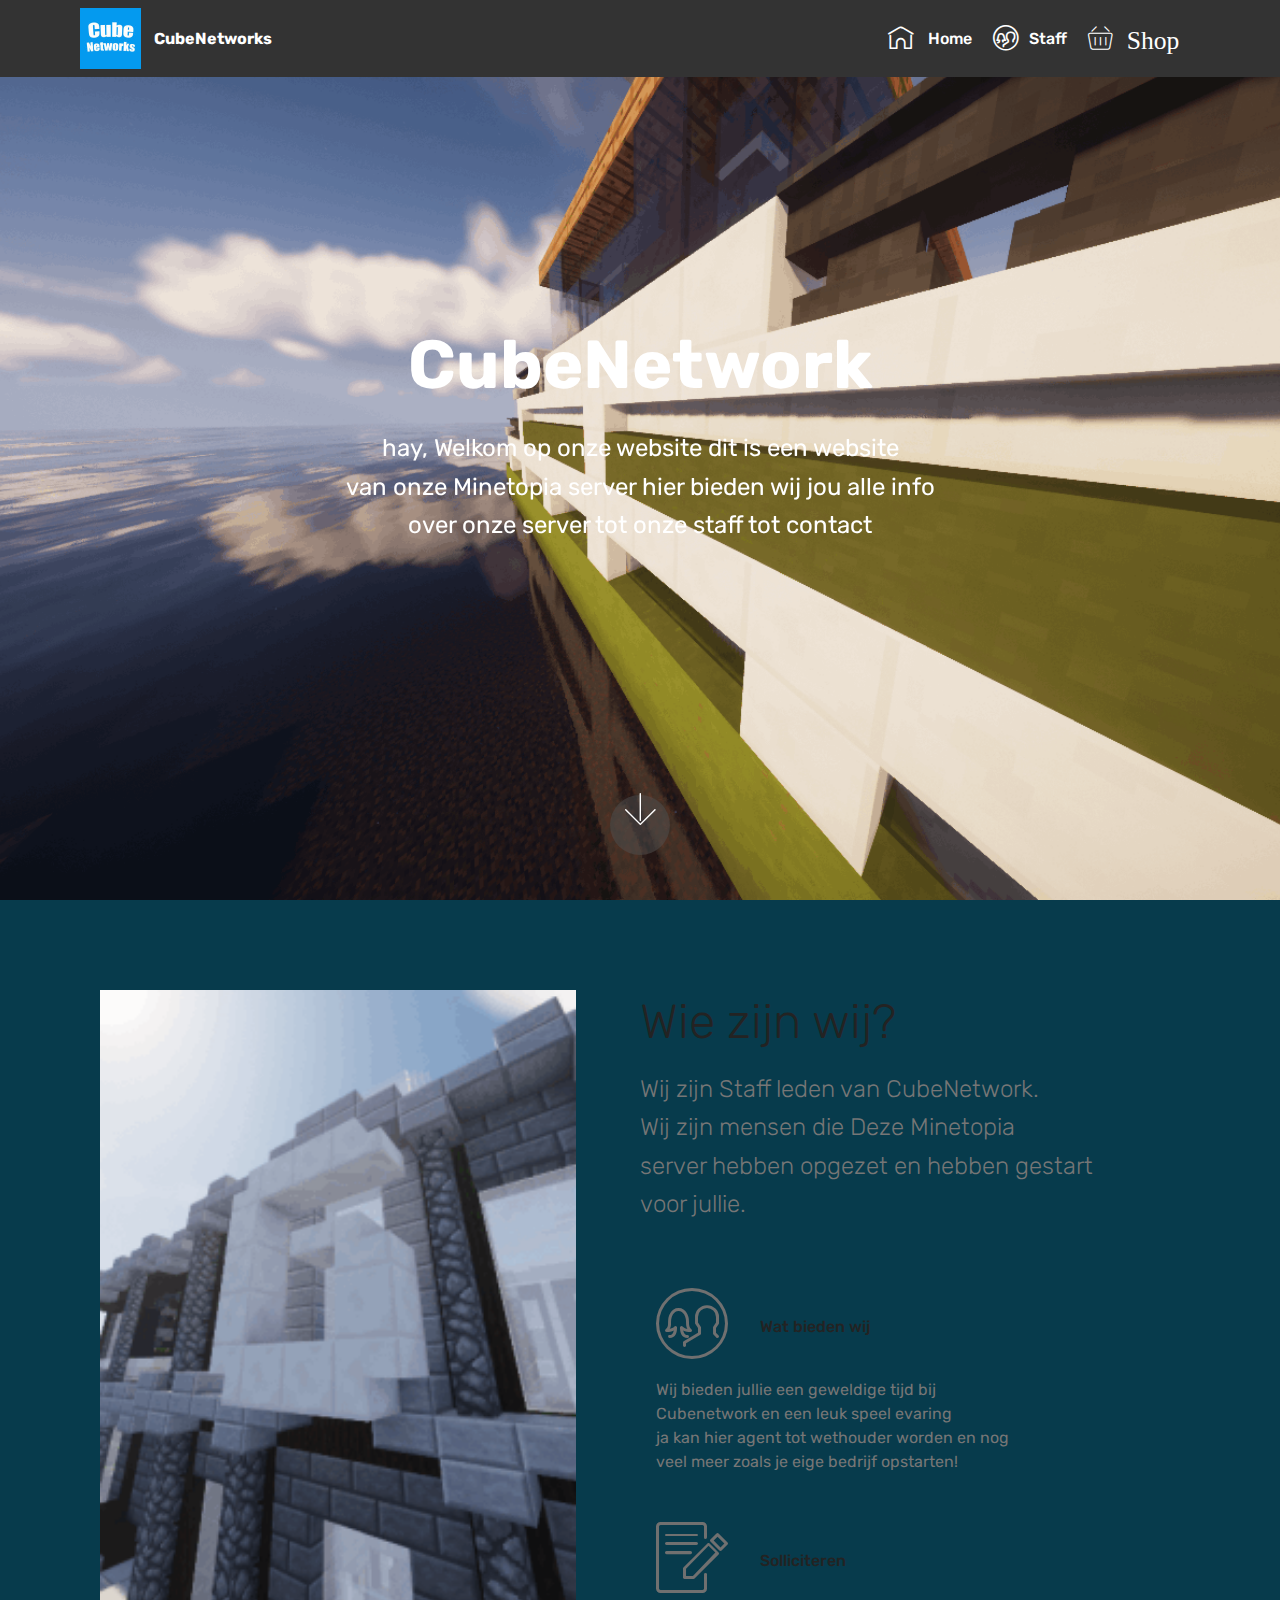
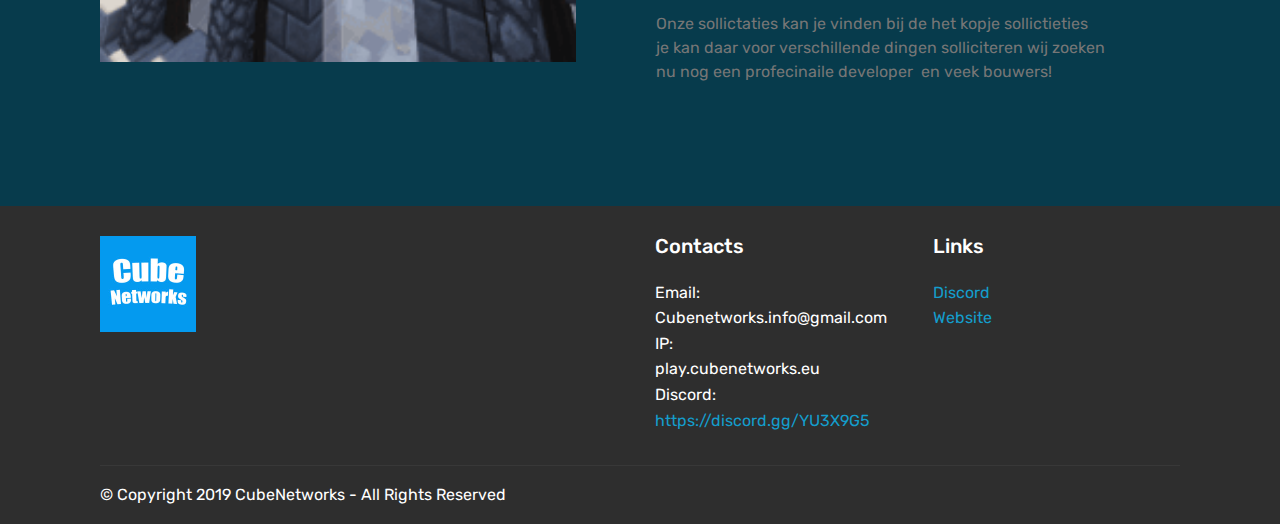
<file: index.html>
<!DOCTYPE html>
<html >
<head>
 <!--Start of Tawk.to Script-->
<script type="text/javascript">
var Tawk_API=Tawk_API||{}, Tawk_LoadStart=new Date();
(function(){
var s1=document.createElement("script"),s0=document.getElementsByTagName("script")[0];
s1.async=true;
s1.src='https://embed.tawk.to/5c2df6757a79fc1bddf31c33/1d09rk90c';
s1.charset='UTF-8';
s1.setAttribute('crossorigin','*');
s0.parentNode.insertBefore(s1,s0);
})();
</script>
<!--End of Tawk.to Script-->
  <!-- Site made with Mobirise Website Builder v4.8.10, https://mobirise.com -->
  <meta charset="UTF-8">
  <meta http-equiv="X-UA-Compatible" content="IE=edge">
  <meta name="generator" content="Mobirise v4.8.10, mobirise.com">
  <meta name="viewport" content="width=device-width, initial-scale=1, minimum-scale=1">
  <link rel="shortcut icon" href="assets/images/cube-network-1-122x122.jpg" type="image/x-icon">
  <meta name="description" content="">
  <title>Home</title>
  <link rel="stylesheet" href="assets/web/assets/mobirise-icons-bold/mobirise-icons-bold.css">
  <link rel="stylesheet" href="assets/web/assets/mobirise-icons/mobirise-icons.css">
  <link rel="stylesheet" href="assets/tether/tether.min.css">
  <link rel="stylesheet" href="assets/bootstrap/css/bootstrap.min.css">
  <link rel="stylesheet" href="assets/bootstrap/css/bootstrap-grid.min.css">
  <link rel="stylesheet" href="assets/bootstrap/css/bootstrap-reboot.min.css">
  <link rel="stylesheet" href="assets/socicon/css/styles.css">
  <link rel="stylesheet" href="assets/dropdown/css/style.css">
  <link rel="stylesheet" href="assets/theme/css/style.css">
  <link rel="stylesheet" href="assets/mobirise/css/mbr-additional.css" type="text/css">
  
  
  
</head>
<body>
  <section class="menu cid-qTkzRZLJNu" once="menu" id="menu1-0">

    

    <nav class="navbar navbar-expand beta-menu navbar-dropdown align-items-center navbar-fixed-top navbar-toggleable-sm">
        <button class="navbar-toggler navbar-toggler-right" type="button" data-toggle="collapse" data-target="#navbarSupportedContent" aria-controls="navbarSupportedContent" aria-expanded="false" aria-label="Toggle navigation">
            <div class="hamburger">
                <span></span>
                <span></span>
                <span></span>
                <span></span>
            </div>
        </button>
        <div class="menu-logo">
            <div class="navbar-brand">
                <span class="navbar-logo">
                    
                         <img src="assets/images/cube-network-1-122x122.jpg" alt="Mobirise" title="" style="height: 3.8rem;">
                    
                </span>
                <span class="navbar-caption-wrap"><a class="navbar-caption text-white display-4" href="#top">
                        CubeNetworks</a></span>
            </div>
        </div>
        <div class="collapse navbar-collapse" id="navbarSupportedContent">
            <ul class="navbar-nav nav-dropdown nav-right" data-app-modern-menu="true"><li class="nav-item">
                    <a class="nav-link link text-white display-4" href="index.html"><span class="mbrib-home mbr-iconfont mbr-iconfont-btn"></span>&nbsp;Home</a>
                </li><li class="nav-item"><a class="nav-link link text-white display-4" href="page1.html"><span class="mbrib-users mbr-iconfont mbr-iconfont-btn"></span>Staff</a></li>
                <li class="nav-item">
                    <a class="nav-link link text-white display-4" href="https://cubenetworksserver.buycraft.net/" target="_blank"><span class="mbri-shopping-basket mbr-iconfont mbr-iconfont-btn">&nbsp;Shop</span>
                        </a>
                </li></ul>
            
        </div>
    </nav>
</section>

<section class="engine"><a href="https://mobirise.info/g">how to build a website</a></section><section class="cid-qTkA127IK8 mbr-fullscreen mbr-parallax-background" id="header2-1">

    

    

    <div class="container align-center">
        <div class="row justify-content-md-center">
            <div class="mbr-white col-md-10">
                <h1 class="mbr-section-title mbr-bold pb-3 mbr-fonts-style display-1">CubeNetwork</h1>
                
                <p class="mbr-text pb-3 mbr-fonts-style display-5">
                    hay, Welkom op onze website dit is een website<br>van onze Minetopia server hier bieden wij jou alle info<br>over onze server tot onze staff tot contact</p>
                
            </div>
        </div>
    </div>
    <div class="mbr-arrow hidden-sm-down" aria-hidden="true">
        <a href="#next">
            <i class="mbri-down mbr-iconfont"></i>
        </a>
    </div>
</section>

<section class="features11 cid-re5xV5wVFW" id="features11-3">

    

    

    <div class="container">   
        <div class="col-md-12">
            <div class="media-container-row">
                <div class="mbr-figure" style="width: 50%;">
                    <img src="assets/images/gem-952x498.png" alt="Mobirise" title="">
                </div>
                <div class=" align-left aside-content">
                    <h2 class="mbr-title pt-2 mbr-fonts-style display-2">Wie zijn wij?</h2>
                    <div class="mbr-section-text">
                        <p class="mbr-text mb-5 pt-3 mbr-light mbr-fonts-style display-5">Wij zijn Staff leden van CubeNetwork.<br>Wij zijn mensen die Deze Minetopia<br>server hebben opgezet en hebben gestart<br>voor jullie.</p>
                    </div>

                    <div class="block-content">
                        <div class="card p-3 pr-3">
                            <div class="media">
                                <div class=" align-self-center card-img pb-3">
                                    <span class="mbr-iconfont mbri-users"></span>
                                </div>     
                                <div class="media-body">
                                    <h4 class="card-title mbr-fonts-style display-7">
                                        Wat bieden wij</h4>
                                </div>
                            </div>                

                            <div class="card-box">
                                <p class="block-text mbr-fonts-style display-7">Wij bieden jullie een geweldige tijd bij<br>Cubenetwork en een leuk speel evaring<br>ja kan hier agent tot wethouder worden en nog<br>veel meer zoals je eige bedrijf opstarten!</p>
                            </div>
                        </div>

                        <div class="card p-3 pr-3">
                            <div class="media">
                                <div class="align-self-center card-img pb-3">
                                    <span class="mbr-iconfont mbri-edit"></span>
                                </div>     
                                <div class="media-body">
                                    <h4 class="card-title mbr-fonts-style display-7">Solliciteren</h4>
                                </div>
                            </div>                

                            <div class="card-box">
                                <p class="block-text mbr-fonts-style display-7">Onze sollictaties kan je vinden bij de het kopje sollictieties<br>je kan daar voor verschillende dingen solliciteren wij zoeken<br>nu nog een profecinaile developer &nbsp;en veek bouwers!</p>
                            </div>
                        </div>
                    </div>
                </div>
            </div>
        </div> 
    </div>          
</section>

<section class="cid-qTkAaeaxX5" id="footer1-2">

    

    

    <div class="container">
        <div class="media-container-row content text-white">
            <div class="col-12 col-md-3">
                <div class="media-wrap">
                    
                        <img src="assets/images/cube-network-1-192x192.jpg" alt="Mobirise" title="">
                    
                </div>
            </div>
            <div class="col-12 col-md-3 mbr-fonts-style display-7">
                <h5 class="pb-3"></h5>
                <p class="mbr-text"></p>
            </div>
            <div class="col-12 col-md-3 mbr-fonts-style display-7">
                <h5 class="pb-3">
                    Contacts
                </h5>
                <p class="mbr-text">
                    Email: Cubenetworks.info@gmail.com<br>IP:<br>play.cubenetworks.eu<br>Discord:<br><a href="https://discord.gg/YU3X9G5" target="_blank">https://discord.gg/YU3X9G5</a><br></p>
            </div>
            <div class="col-12 col-md-3 mbr-fonts-style display-7">
                <h5 class="pb-3">
                    Links
                </h5>
                <p class="mbr-text"><a href="https://discord.gg/YU3X9G5" target="_blank">Discord</a><br><a href="#top">Website</a><br><br></p>
            </div>
        </div>
        <div class="footer-lower">
            <div class="media-container-row">
                <div class="col-sm-12">
                    <hr>
                </div>
            </div>
            <div class="media-container-row mbr-white">
                <div class="col-sm-6 copyright">
                    <p class="mbr-text mbr-fonts-style display-7">
                        © Copyright 2019 CubeNetworks - All Rights Reserved
                    </p>
                </div>
                <div class="col-md-6">
                    
                </div>
            </div>
        </div>
    </div>
</section>


  <script src="assets/web/assets/jquery/jquery.min.js"></script>
  <script src="assets/popper/popper.min.js"></script>
  <script src="assets/tether/tether.min.js"></script>
  <script src="assets/bootstrap/js/bootstrap.min.js"></script>
  <script src="assets/touchswipe/jquery.touch-swipe.min.js"></script>
  <script src="assets/parallax/jarallax.min.js"></script>
  <script src="assets/smoothscroll/smooth-scroll.js"></script>
  <script src="assets/dropdown/js/script.min.js"></script>
  <script src="assets/theme/js/script.js"></script>
  
  
</body>
</html>
</file>
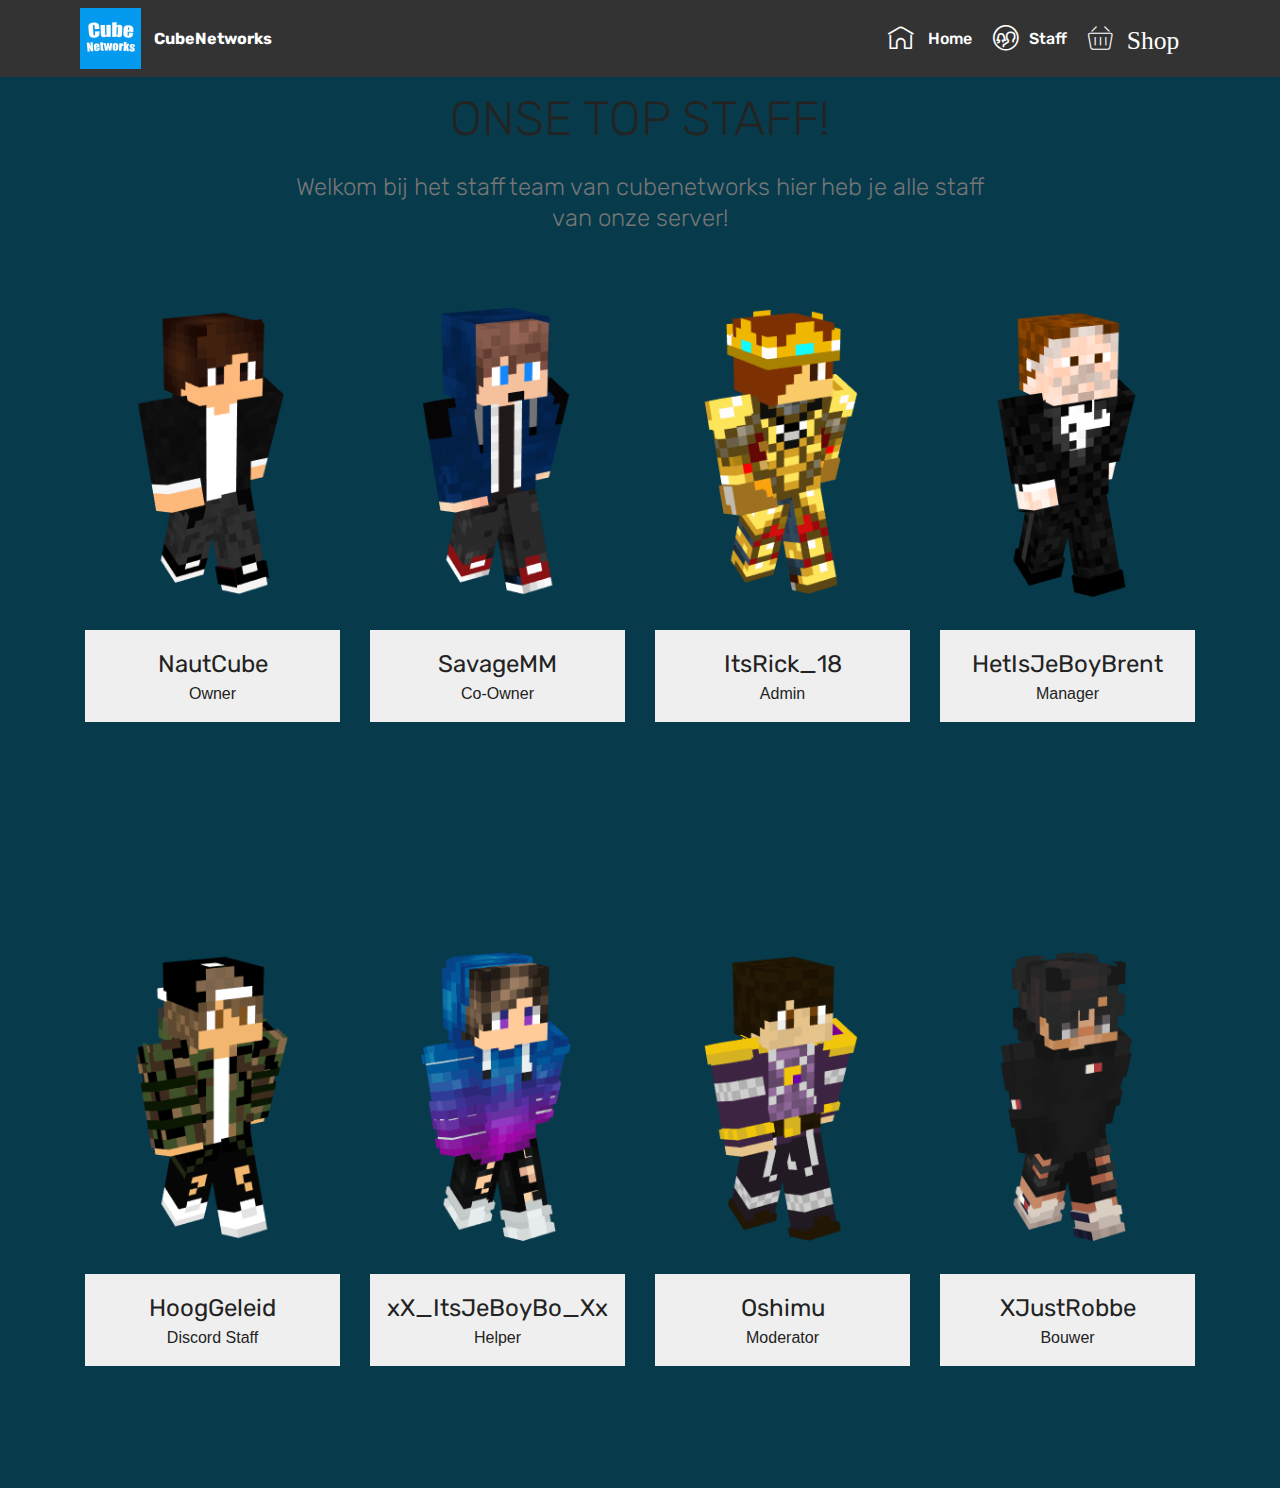
<file: page1.html>
<!DOCTYPE html>
<html >
<head>
  <!--Start of Tawk.to Script-->
<script type="text/javascript">
var Tawk_API=Tawk_API||{}, Tawk_LoadStart=new Date();
(function(){
var s1=document.createElement("script"),s0=document.getElementsByTagName("script")[0];
s1.async=true;
s1.src='https://embed.tawk.to/5c2df6757a79fc1bddf31c33/1d09rk90c';
s1.charset='UTF-8';
s1.setAttribute('crossorigin','*');
s0.parentNode.insertBefore(s1,s0);
})();
</script>
<!--End of Tawk.to Script-->
  <!-- Site made with Mobirise Website Builder v4.8.10, https://mobirise.com -->
  <meta charset="UTF-8">
  <meta http-equiv="X-UA-Compatible" content="IE=edge">
  <meta name="generator" content="Mobirise v4.8.10, mobirise.com">
  <meta name="viewport" content="width=device-width, initial-scale=1, minimum-scale=1">
  <link rel="shortcut icon" href="assets/images/cube-network-1-122x122.jpg" type="image/x-icon">
  <meta name="description" content="Web Site Creator Description">
  <title>Staff</title>
  <link rel="stylesheet" href="assets/web/assets/mobirise-icons-bold/mobirise-icons-bold.css">
  <link rel="stylesheet" href="assets/web/assets/mobirise-icons/mobirise-icons.css">
  <link rel="stylesheet" href="assets/tether/tether.min.css">
  <link rel="stylesheet" href="assets/bootstrap/css/bootstrap.min.css">
  <link rel="stylesheet" href="assets/bootstrap/css/bootstrap-grid.min.css">
  <link rel="stylesheet" href="assets/bootstrap/css/bootstrap-reboot.min.css">
  <link rel="stylesheet" href="assets/dropdown/css/style.css">
  <link rel="stylesheet" href="assets/socicon/css/styles.css">
  <link rel="stylesheet" href="assets/theme/css/style.css">
  <link rel="stylesheet" href="assets/mobirise/css/mbr-additional.css" type="text/css">
  
  
  
</head>
<body>
  <section class="menu cid-qTkzRZLJNu" once="menu" id="menu1-4">

    

    <nav class="navbar navbar-expand beta-menu navbar-dropdown align-items-center navbar-fixed-top navbar-toggleable-sm">
        <button class="navbar-toggler navbar-toggler-right" type="button" data-toggle="collapse" data-target="#navbarSupportedContent" aria-controls="navbarSupportedContent" aria-expanded="false" aria-label="Toggle navigation">
            <div class="hamburger">
                <span></span>
                <span></span>
                <span></span>
                <span></span>
            </div>
        </button>
        <div class="menu-logo">
            <div class="navbar-brand">
                <span class="navbar-logo">
                    
                         <img src="assets/images/cube-network-1-122x122.jpg" alt="Mobirise" title="" style="height: 3.8rem;">
                    
                </span>
                <span class="navbar-caption-wrap"><a class="navbar-caption text-white display-4" href="#top">
                        CubeNetworks</a></span>
            </div>
        </div>
        <div class="collapse navbar-collapse" id="navbarSupportedContent">
            <ul class="navbar-nav nav-dropdown nav-right" data-app-modern-menu="true"><li class="nav-item">
                    <a class="nav-link link text-white display-4" href="index.html"><span class="mbrib-home mbr-iconfont mbr-iconfont-btn"></span>&nbsp;Home</a>
                </li><li class="nav-item"><a class="nav-link link text-white display-4" href="page1.html"><span class="mbrib-users mbr-iconfont mbr-iconfont-btn"></span>Staff</a></li>
                <li class="nav-item">
                    <a class="nav-link link text-white display-4" href="https://cubenetworksserver.buycraft.net/" target="_blank"><span class="mbri-shopping-basket mbr-iconfont mbr-iconfont-btn">&nbsp;Shop</span>
                        </a>
                </li></ul>
            
        </div>
    </nav>
</section>

<section class="engine"><a href="https://mobirise.info/z">best free css templates</a></section><section class="features16 cid-rej5CFVygQ" id="features16-6">
    
    
    
    <div class="container align-center">
        <h2 class="pb-3 mbr-fonts-style mbr-section-title display-2">
            ONSE TOP STAFF!</h2>
        <h3 class="pb-5 mbr-section-subtitle mbr-fonts-style mbr-light display-5">Welkom bij het staff team van cubenetworks hier heb je alle staff<br>van onze server!</h3>
        <div class="row media-row">
            
        <div class="team-item col-lg-3 col-md-6">
                <div class="item-image">
                    <img src="assets/images/nautcube-270x360.png" alt="" title="">
                </div>
                <div class="item-caption py-3">
                    <div class="item-name px-2">
                        <p class="mbr-fonts-style display-5">NautCube</p>
                    </div>
                    <div class="item-role px-2">
                        <p>Owner</p>
                    </div>
                    
                </div>
            </div><div class="team-item col-lg-3 col-md-6">
                <div class="item-image">
                    <img src="assets/images/savagemm-270x360.png" alt="" title="">
                </div>
                <div class="item-caption py-3">
                    <div class="item-name px-2">
                        <p class="mbr-fonts-style display-5">
                           SavageMM</p>
                    </div>
                    <div class="item-role px-2">
                        <p>Co-Owner</p>
                    </div>
                    
                </div>
            </div><div class="team-item col-lg-3 col-md-6">
                <div class="item-image">
                    <img src="assets/images/itsrick-18-270x360.png" alt="" title="">
                </div>
                <div class="item-caption py-3">
                    <div class="item-name px-2">
                        <p class="mbr-fonts-style display-5">ItsRick_18</p>
                    </div>
                    <div class="item-role px-2">
                        <p>Admin</p>
                    </div>
                    
                </div>
            </div><div class="team-item col-lg-3 col-md-6">
                <div class="item-image">
                    <img src="assets/images/brent-270x360.png" alt="" title="">
                </div>
                <div class="item-caption py-3">
                    <div class="item-name px-2">
                        <p class="mbr-fonts-style display-5">HetIsJeBoyBrent</p>
                    </div>
                    <div class="item-role px-2">
                        <p>Manager</p>
                    </div>
                    
                </div>
            </div></div>    
    </div>
</section>

<section class="features16 cid-rej5DlPBak" id="features16-7">
    
    
    
    <div class="container align-center">
        
        
        <div class="row media-row">
            
        <div class="team-item col-lg-3 col-md-6">
                <div class="item-image">
                    <img src="assets/images/hooggeleid-270x360.png" alt="" title="">
                </div>
                <div class="item-caption py-3">
                    <div class="item-name px-2">
                        <p class="mbr-fonts-style display-5">HoogGeleid</p>
                    </div>
                    <div class="item-role px-2">
                        <p>Discord Staff</p>
                    </div>
                    
                </div>
            </div><div class="team-item col-lg-3 col-md-6">
                <div class="item-image">
                    <img src="assets/images/sybe-270x360.png" alt="" title="">
                </div>
                <div class="item-caption py-3">
                    <div class="item-name px-2">
                        <p class="mbr-fonts-style display-5">xX_ItsJeBoyBo_Xx</p>
                    </div>
                    <div class="item-role px-2">
                        <p>Helper</p>
                    </div>
                    
                </div>
            </div><div class="team-item col-lg-3 col-md-6">
                <div class="item-image">
                    <img src="assets/images/oshimu-270x360.png" alt="" title="">
                </div>
                <div class="item-caption py-3">
                    <div class="item-name px-2">
                        <p class="mbr-fonts-style display-5">
                           Oshimu
                        </p>
                    </div>
                    <div class="item-role px-2">
                        <p>Moderator</p>
                    </div>
                    
                </div>
            </div><div class="team-item col-lg-3 col-md-6">
                <div class="item-image">
                    <img src="assets/images/robbe-270x360.png" alt="" title="">
                </div>
                <div class="item-caption py-3">
                    <div class="item-name px-2">
                        <p class="mbr-fonts-style display-5">
                           XJustRobbe
                        </p>
                    </div>
                    <div class="item-role px-2">
                        <p>Bouwer</p>
                    </div>
                    
                </div>
            </div></div>    
    </div>
</section>


  <script src="assets/web/assets/jquery/jquery.min.js"></script>
  <script src="assets/popper/popper.min.js"></script>
  <script src="assets/tether/tether.min.js"></script>
  <script src="assets/bootstrap/js/bootstrap.min.js"></script>
  <script src="assets/dropdown/js/script.min.js"></script>
  <script src="assets/touchswipe/jquery.touch-swipe.min.js"></script>
  <script src="assets/smoothscroll/smooth-scroll.js"></script>
  <script src="assets/theme/js/script.js"></script>
  
  
</body>
</html>
</file>
<file: assets/web/assets/mobirise-icons-bold/mobirise-icons-bold.css>
@font-face {
  font-family: 'mobirise-icons-bold';
  src:  url('mobirise-icons-bold.eot?m1l4yr');
  src:  url('mobirise-icons-bold.eot?m1l4yr#iefix') format('embedded-opentype'),
    url('mobirise-icons-bold.ttf?m1l4yr') format('truetype'),
    url('mobirise-icons-bold.woff?m1l4yr') format('woff'),
    url('mobirise-icons-bold.svg?m1l4yr#mobirise-icons-bold') format('svg');
  font-weight: normal;
  font-style: normal;
}

[class^="mbrib-"], [class*="mbrib-"] {
  /* use !important to prevent issues with browser extensions that change fonts */
  font-family: 'mobirise-icons-bold' !important;
  speak: none;
  font-style: normal;
  font-weight: normal;
  font-variant: normal;
  text-transform: none;
  line-height: 1;

  /* Better Font Rendering =========== */
  -webkit-font-smoothing: antialiased;
  -moz-osx-font-smoothing: grayscale;
}

.mbrib-add-submenu:before {
  content: "\e900";
}
.mbrib-alert:before {
  content: "\e901";
}
.mbrib-align-center:before {
  content: "\e902";
}
.mbrib-align-justify:before {
  content: "\e903";
}
.mbrib-align-left:before {
  content: "\e904";
}
.mbrib-align-right:before {
  content: "\e905";
}
.mbrib-android:before {
  content: "\e906";
}
.mbrib-apple:before {
  content: "\e907";
}
.mbrib-arrow-down:before {
  content: "\e908";
}
.mbrib-arrow-next:before {
  content: "\e909";
}
.mbrib-arrow-prev:before {
  content: "\e90a";
}
.mbrib-arrow-up:before {
  content: "\e90b";
}
.mbrib-bold:before {
  content: "\e90c";
}
.mbrib-bookmark:before {
  content: "\e90d";
}
.mbrib-bootstrap:before {
  content: "\e90e";
}
.mbrib-briefcase:before {
  content: "\e90f";
}
.mbrib-browse:before {
  content: "\e910";
}
.mbrib-bulleted-list:before {
  content: "\e911";
}
.mbrib-calendar:before {
  content: "\e912";
}
.mbrib-camera:before {
  content: "\e913";
}
.mbrib-cart-add:before {
  content: "\e914";
}
.mbrib-cart-full:before {
  content: "\e915";
}
.mbrib-cash:before {
  content: "\e916";
}
.mbrib-change-style:before {
  content: "\e917";
}
.mbrib-chat:before {
  content: "\e918";
}
.mbrib-clock:before {
  content: "\e919";
}
.mbrib-close:before {
  content: "\e91a";
}
.mbrib-cloud:before {
  content: "\e91b";
}
.mbrib-code:before {
  content: "\e91c";
}
.mbrib-contact-form:before {
  content: "\e91d";
}
.mbrib-credit-card:before {
  content: "\e91e";
}
.mbrib-cursor-click:before {
  content: "\e91f";
}
.mbrib-cust-feedback:before {
  content: "\e920";
}
.mbrib-database:before {
  content: "\e921";
}
.mbrib-delivery:before {
  content: "\e922";
}
.mbrib-desktop:before {
  content: "\e923";
}
.mbrib-devices:before {
  content: "\e924";
}
.mbrib-down:before {
  content: "\e925";
}
.mbrib-download:before {
  content: "\e926";
}
.mbrib-drag-n-drop:before {
  content: "\e927";
}
.mbrib-drag-n-drop2:before {
  content: "\e928";
}
.mbrib-edit:before {
  content: "\e929";
}
.mbrib-edit2:before {
  content: "\e92a";
}
.mbrib-error:before {
  content: "\e92b";
}
.mbrib-extension:before {
  content: "\e92c";
}
.mbrib-features:before {
  content: "\e92d";
}
.mbrib-file:before {
  content: "\e92e";
}
.mbrib-flag:before {
  content: "\e92f";
}
.mbrib-folder:before {
  content: "\e930";
}
.mbrib-gift:before {
  content: "\e931";
}
.mbrib-github:before {
  content: "\e932";
}
.mbrib-globe-2:before {
  content: "\e933";
}
.mbrib-globe:before {
  content: "\e934";
}
.mbrib-growing-chart:before {
  content: "\e935";
}
.mbrib-hearth:before {
  content: "\e936";
}
.mbrib-help:before {
  content: "\e937";
}
.mbrib-home:before {
  content: "\e938";
}
.mbrib-hot-cup:before {
  content: "\e939";
}
.mbrib-idea:before {
  content: "\e93a";
}
.mbrib-image-gallery:before {
  content: "\e93b";
}
.mbrib-image-slider:before {
  content: "\e93c";
}
.mbrib-info:before {
  content: "\e93d";
}
.mbrib-italic:before {
  content: "\e93e";
}
.mbrib-key:before {
  content: "\e93f";
}
.mbrib-laptop:before {
  content: "\e940";
}
.mbrib-layers:before {
  content: "\e941";
}
.mbrib-left-right:before {
  content: "\e942";
}
.mbrib-left:before {
  content: "\e943";
}
.mbrib-letter:before {
  content: "\e944";
}
.mbrib-like:before {
  content: "\e945";
}
.mbrib-link:before {
  content: "\e946";
}
.mbrib-lock:before {
  content: "\e947";
}
.mbrib-login:before {
  content: "\e948";
}
.mbrib-logout:before {
  content: "\e949";
}
.mbrib-magic-stick:before {
  content: "\e94a";
}
.mbrib-map-pin:before {
  content: "\e94b";
}
.mbrib-menu:before {
  content: "\e94c";
}
.mbrib-mobile:before {
  content: "\e94d";
}
.mbrib-mobile2:before {
  content: "\e94e";
}
.mbrib-mobirise:before {
  content: "\e94f";
}
.mbrib-more-horizontal:before {
  content: "\e950";
}
.mbrib-more-vertical:before {
  content: "\e951";
}
.mbrib-music:before {
  content: "\e952";
}
.mbrib-new-file:before {
  content: "\e953";
}
.mbrib-numbered-list:before {
  content: "\e954";
}
.mbrib-opened-folder:before {
  content: "\e955";
}
.mbrib-pages:before {
  content: "\e956";
}
.mbrib-paper-plane:before {
  content: "\e957";
}
.mbrib-paperclip:before {
  content: "\e958";
}
.mbrib-photo:before {
  content: "\e959";
}
.mbrib-photos:before {
  content: "\e95a";
}
.mbrib-pin:before {
  content: "\e95b";
}
.mbrib-play:before {
  content: "\e95c";
}
.mbrib-plus:before {
  content: "\e95d";
}
.mbrib-preview:before {
  content: "\e95e";
}
.mbrib-print:before {
  content: "\e95f";
}
.mbrib-protect:before {
  content: "\e960";
}
.mbrib-question:before {
  content: "\e961";
}
.mbrib-quote-left:before {
  content: "\e962";
}
.mbrib-quote-right:before {
  content: "\e963";
}
.mbrib-redo:before {
  content: "\e964";
}
.mbrib-refresh:before {
  content: "\e965";
}
.mbrib-responsive:before {
  content: "\e966";
}
.mbrib-right:before {
  content: "\e967";
}
.mbrib-rocket:before {
  content: "\e968";
}
.mbrib-sad-face:before {
  content: "\e969";
}
.mbrib-sale:before {
  content: "\e96a";
}
.mbrib-save:before {
  content: "\e96b";
}
.mbrib-search:before {
  content: "\e96c";
}
.mbrib-setting:before {
  content: "\e96d";
}
.mbrib-setting2:before {
  content: "\e96e";
}
.mbrib-setting3:before {
  content: "\e96f";
}
.mbrib-share:before {
  content: "\e970";
}
.mbrib-shopping-bag:before {
  content: "\e971";
}
.mbrib-shopping-basket:before {
  content: "\e972";
}
.mbrib-shopping-cart:before {
  content: "\e973";
}
.mbrib-sites:before {
  content: "\e974";
}
.mbrib-smile-face:before {
  content: "\e975";
}
.mbrib-speed:before {
  content: "\e976";
}
.mbrib-star:before {
  content: "\e977";
}
.mbrib-success:before {
  content: "\e978";
}
.mbrib-sun:before {
  content: "\e979";
}
.mbrib-sun2:before {
  content: "\e97a";
}
.mbrib-tablet-vertical:before {
  content: "\e97b";
}
.mbrib-tablet:before {
  content: "\e97c";
}
.mbrib-target:before {
  content: "\e97d";
}
.mbrib-timer:before {
  content: "\e97e";
}
.mbrib-to-ftp:before {
  content: "\e97f";
}
.mbrib-to-local-drive:before {
  content: "\e980";
}
.mbrib-touch-swipe:before {
  content: "\e981";
}
.mbrib-touch:before {
  content: "\e982";
}
.mbrib-trash:before {
  content: "\e983";
}
.mbrib-underline:before {
  content: "\e984";
}
.mbrib-undo:before {
  content: "\e985";
}
.mbrib-unlink:before {
  content: "\e986";
}
.mbrib-unlock:before {
  content: "\e987";
}
.mbrib-up-down:before {
  content: "\e988";
}
.mbrib-up:before {
  content: "\e989";
}
.mbrib-update:before {
  content: "\e98a";
}
.mbrib-upload:before {
  content: "\e98b";
}
.mbrib-user:before {
  content: "\e98c";
}
.mbrib-user2:before {
  content: "\e98d";
}
.mbrib-users:before {
  content: "\e98e";
}
.mbrib-video-play:before {
  content: "\e98f";
}
.mbrib-video:before {
  content: "\e990";
}
.mbrib-watch:before {
  content: "\e991";
}
.mbrib-website-theme:before {
  content: "\e992";
}
.mbrib-wifi:before {
  content: "\e993";
}
.mbrib-windows:before {
  content: "\e994";
}
.mbrib-zoom-out:before {
  content: "\e995";
}
</file>
<file: assets/web/assets/mobirise-icons/mobirise-icons.css>
@font-face {
  font-family: 'MobiriseIcons';
  src:  url('mobirise-icons.eot?spat4u');
  src:  url('mobirise-icons.eot?spat4u#iefix') format('embedded-opentype'),
    url('mobirise-icons.ttf?spat4u') format('truetype'),
    url('mobirise-icons.woff?spat4u') format('woff'),
    url('mobirise-icons.svg?spat4u#MobiriseIcons') format('svg');
  font-weight: normal;
  font-style: normal;
}

[class^="mbri-"], [class*=" mbri-"] {
  /* use !important to prevent issues with browser extensions that change fonts */
  font-family: MobiriseIcons !important;
  speak: none;
  font-style: normal;
  font-weight: normal;
  font-variant: normal;
  text-transform: none;
  line-height: 1;

  /* Better Font Rendering =========== */
  -webkit-font-smoothing: antialiased;
  -moz-osx-font-smoothing: grayscale;
}

.mbri-add-submenu:before {
  content: "\e900";
}
.mbri-alert:before {
  content: "\e901";
}
.mbri-align-center:before {
  content: "\e902";
}
.mbri-align-justify:before {
  content: "\e903";
}
.mbri-align-left:before {
  content: "\e904";
}
.mbri-align-right:before {
  content: "\e905";
}
.mbri-android:before {
  content: "\e906";
}
.mbri-apple:before {
  content: "\e907";
}
.mbri-arrow-down:before {
  content: "\e908";
}
.mbri-arrow-next:before {
  content: "\e909";
}
.mbri-arrow-prev:before {
  content: "\e90a";
}
.mbri-arrow-up:before {
  content: "\e90b";
}
.mbri-bold:before {
  content: "\e90c";
}
.mbri-bookmark:before {
  content: "\e90d";
}
.mbri-bootstrap:before {
  content: "\e90e";
}
.mbri-briefcase:before {
  content: "\e90f";
}
.mbri-browse:before {
  content: "\e910";
}
.mbri-bulleted-list:before {
  content: "\e911";
}
.mbri-calendar:before {
  content: "\e912";
}
.mbri-camera:before {
  content: "\e913";
}
.mbri-cart-add:before {
  content: "\e914";
}
.mbri-cart-full:before {
  content: "\e915";
}
.mbri-cash:before {
  content: "\e916";
}
.mbri-change-style:before {
  content: "\e917";
}
.mbri-chat:before {
  content: "\e918";
}
.mbri-clock:before {
  content: "\e919";
}
.mbri-close:before {
  content: "\e91a";
}
.mbri-cloud:before {
  content: "\e91b";
}
.mbri-code:before {
  content: "\e91c";
}
.mbri-contact-form:before {
  content: "\e91d";
}
.mbri-credit-card:before {
  content: "\e91e";
}
.mbri-cursor-click:before {
  content: "\e91f";
}
.mbri-cust-feedback:before {
  content: "\e920";
}
.mbri-database:before {
  content: "\e921";
}
.mbri-delivery:before {
  content: "\e922";
}
.mbri-desktop:before {
  content: "\e923";
}
.mbri-devices:before {
  content: "\e924";
}
.mbri-down:before {
  content: "\e925";
}
.mbri-download:before {
  content: "\e989";
}
.mbri-drag-n-drop:before {
  content: "\e927";
}
.mbri-drag-n-drop2:before {
  content: "\e928";
}
.mbri-edit:before {
  content: "\e929";
}
.mbri-edit2:before {
  content: "\e92a";
}
.mbri-error:before {
  content: "\e92b";
}
.mbri-extension:before {
  content: "\e92c";
}
.mbri-features:before {
  content: "\e92d";
}
.mbri-file:before {
  content: "\e92e";
}
.mbri-flag:before {
  content: "\e92f";
}
.mbri-folder:before {
  content: "\e930";
}
.mbri-gift:before {
  content: "\e931";
}
.mbri-github:before {
  content: "\e932";
}
.mbri-globe:before {
  content: "\e933";
}
.mbri-globe-2:before {
  content: "\e934";
}
.mbri-growing-chart:before {
  content: "\e935";
}
.mbri-hearth:before {
  content: "\e936";
}
.mbri-help:before {
  content: "\e937";
}
.mbri-home:before {
  content: "\e938";
}
.mbri-hot-cup:before {
  content: "\e939";
}
.mbri-idea:before {
  content: "\e93a";
}
.mbri-image-gallery:before {
  content: "\e93b";
}
.mbri-image-slider:before {
  content: "\e93c";
}
.mbri-info:before {
  content: "\e93d";
}
.mbri-italic:before {
  content: "\e93e";
}
.mbri-key:before {
  content: "\e93f";
}
.mbri-laptop:before {
  content: "\e940";
}
.mbri-layers:before {
  content: "\e941";
}
.mbri-left-right:before {
  content: "\e942";
}
.mbri-left:before {
  content: "\e943";
}
.mbri-letter:before {
  content: "\e944";
}
.mbri-like:before {
  content: "\e945";
}
.mbri-link:before {
  content: "\e946";
}
.mbri-lock:before {
  content: "\e947";
}
.mbri-login:before {
  content: "\e948";
}
.mbri-logout:before {
  content: "\e949";
}
.mbri-magic-stick:before {
  content: "\e94a";
}
.mbri-map-pin:before {
  content: "\e94b";
}
.mbri-menu:before {
  content: "\e94c";
}
.mbri-mobile:before {
  content: "\e94d";
}
.mbri-mobile2:before {
  content: "\e94e";
}
.mbri-mobirise:before {
  content: "\e94f";
}
.mbri-more-horizontal:before {
  content: "\e950";
}
.mbri-more-vertical:before {
  content: "\e951";
}
.mbri-music:before {
  content: "\e952";
}
.mbri-new-file:before {
  content: "\e953";
}
.mbri-numbered-list:before {
  content: "\e954";
}
.mbri-opened-folder:before {
  content: "\e955";
}
.mbri-pages:before {
  content: "\e956";
}
.mbri-paper-plane:before {
  content: "\e957";
}
.mbri-paperclip:before {
  content: "\e958";
}
.mbri-photo:before {
  content: "\e959";
}
.mbri-photos:before {
  content: "\e95a";
}
.mbri-pin:before {
  content: "\e95b";
}
.mbri-play:before {
  content: "\e95c";
}
.mbri-plus:before {
  content: "\e95d";
}
.mbri-preview:before {
  content: "\e95e";
}
.mbri-print:before {
  content: "\e95f";
}
.mbri-protect:before {
  content: "\e960";
}
.mbri-question:before {
  content: "\e961";
}
.mbri-quote-left:before {
  content: "\e962";
}
.mbri-quote-right:before {
  content: "\e963";
}
.mbri-refresh:before {
  content: "\e964";
}
.mbri-responsive:before {
  content: "\e965";
}
.mbri-right:before {
  content: "\e966";
}
.mbri-rocket:before {
  content: "\e967";
}
.mbri-sad-face:before {
  content: "\e968";
}
.mbri-sale:before {
  content: "\e969";
}
.mbri-save:before {
  content: "\e96a";
}
.mbri-search:before {
  content: "\e96b";
}
.mbri-setting:before {
  content: "\e96c";
}
.mbri-setting2:before {
  content: "\e96d";
}
.mbri-setting3:before {
  content: "\e96e";
}
.mbri-share:before {
  content: "\e96f";
}
.mbri-shopping-bag:before {
  content: "\e970";
}
.mbri-shopping-basket:before {
  content: "\e971";
}
.mbri-shopping-cart:before {
  content: "\e972";
}
.mbri-sites:before {
  content: "\e973";
}
.mbri-smile-face:before {
  content: "\e974";
}
.mbri-speed:before {
  content: "\e975";
}
.mbri-star:before {
  content: "\e976";
}
.mbri-success:before {
  content: "\e977";
}
.mbri-sun:before {
  content: "\e978";
}
.mbri-sun2:before {
  content: "\e979";
}
.mbri-tablet:before {
  content: "\e97a";
}
.mbri-tablet-vertical:before {
  content: "\e97b";
}
.mbri-target:before {
  content: "\e97c";
}
.mbri-timer:before {
  content: "\e97d";
}
.mbri-to-ftp:before {
  content: "\e97e";
}
.mbri-to-local-drive:before {
  content: "\e97f";
}
.mbri-touch-swipe:before {
  content: "\e980";
}
.mbri-touch:before {
  content: "\e981";
}
.mbri-trash:before {
  content: "\e982";
}
.mbri-underline:before {
  content: "\e983";
}
.mbri-unlink:before {
  content: "\e984";
}
.mbri-unlock:before {
  content: "\e985";
}
.mbri-up-down:before {
  content: "\e986";
}
.mbri-up:before {
  content: "\e987";
}
.mbri-update:before {
  content: "\e988";
}
.mbri-upload:before {
 content: "\e926"; 
}
.mbri-user:before {
  content: "\e98a";
}
.mbri-user2:before {
  content: "\e98b";
}
.mbri-users:before {
  content: "\e98c";
}
.mbri-video:before {
  content: "\e98d";
}
.mbri-video-play:before {
  content: "\e98e";
}
.mbri-watch:before {
  content: "\e98f";
}
.mbri-website-theme:before {
  content: "\e990";
}
.mbri-wifi:before {
  content: "\e991";
}
.mbri-windows:before {
  content: "\e992";
}
.mbri-zoom-out:before {
  content: "\e993";
}
.mbri-redo:before {
  content: "\e994";
}
.mbri-undo:before {
  content: "\e995";
}
</file>
<file: assets/socicon/css/styles.css>
@charset "UTF-8";

@font-face {
  font-family: "socicon";
  src:url("../fonts/socicon.eot");
  src:url("../fonts/socicon.eot?#iefix") format("embedded-opentype"),
    url("../fonts/socicon.woff") format("woff"),
    url("../fonts/socicon.ttf") format("truetype"),
    url("../fonts/socicon.svg#socicon") format("svg");
  font-weight: normal;
  font-style: normal;

}

[data-icon]:before {
  font-family: "socicon" !important;
  content: attr(data-icon);
  font-style: normal !important;
  font-weight: normal !important;
  font-variant: normal !important;
  text-transform: none !important;
  speak: none;
  line-height: 1;
  -webkit-font-smoothing: antialiased;
  -moz-osx-font-smoothing: grayscale;
}

[class^="socicon-"]:before,
[class*=" socicon-"]:before {
  font-family: "socicon" !important;
  font-style: normal !important;
  font-weight: normal !important;
  font-variant: normal !important;
  text-transform: none !important;
  speak: none;
  line-height: 1;
  -webkit-font-smoothing: antialiased;
  -moz-osx-font-smoothing: grayscale;
}

.socicon-modelmayhem:before {
  content: "\e000";
}
.socicon-mixcloud:before {
  content: "\e001";
}
.socicon-drupal:before {
  content: "\e002";
}
.socicon-swarm:before {
  content: "\e003";
}
.socicon-istock:before {
  content: "\e004";
}
.socicon-yammer:before {
  content: "\e005";
}
.socicon-ello:before {
  content: "\e006";
}
.socicon-stackoverflow:before {
  content: "\e007";
}
.socicon-persona:before {
  content: "\e008";
}
.socicon-triplej:before {
  content: "\e009";
}
.socicon-houzz:before {
  content: "\e00a";
}
.socicon-rss:before {
  content: "\e00b";
}
.socicon-paypal:before {
  content: "\e00c";
}
.socicon-odnoklassniki:before {
  content: "\e00d";
}
.socicon-airbnb:before {
  content: "\e00e";
}
.socicon-periscope:before {
  content: "\e00f";
}
.socicon-outlook:before {
  content: "\e010";
}
.socicon-coderwall:before {
  content: "\e011";
}
.socicon-tripadvisor:before {
  content: "\e012";
}
.socicon-appnet:before {
  content: "\e013";
}
.socicon-goodreads:before {
  content: "\e014";
}
.socicon-tripit:before {
  content: "\e015";
}
.socicon-lanyrd:before {
  content: "\e016";
}
.socicon-slideshare:before {
  content: "\e017";
}
.socicon-buffer:before {
  content: "\e018";
}
.socicon-disqus:before {
  content: "\e019";
}
.socicon-vkontakte:before {
  content: "\e01a";
}
.socicon-whatsapp:before {
  content: "\e01b";
}
.socicon-patreon:before {
  content: "\e01c";
}
.socicon-storehouse:before {
  content: "\e01d";
}
.socicon-pocket:before {
  content: "\e01e";
}
.socicon-mail:before {
  content: "\e01f";
}
.socicon-blogger:before {
  content: "\e020";
}
.socicon-technorati:before {
  content: "\e021";
}
.socicon-reddit:before {
  content: "\e022";
}
.socicon-dribbble:before {
  content: "\e023";
}
.socicon-stumbleupon:before {
  content: "\e024";
}
.socicon-digg:before {
  content: "\e025";
}
.socicon-envato:before {
  content: "\e026";
}
.socicon-behance:before {
  content: "\e027";
}
.socicon-delicious:before {
  content: "\e028";
}
.socicon-deviantart:before {
  content: "\e029";
}
.socicon-forrst:before {
  content: "\e02a";
}
.socicon-play:before {
  content: "\e02b";
}
.socicon-zerply:before {
  content: "\e02c";
}
.socicon-wikipedia:before {
  content: "\e02d";
}
.socicon-apple:before {
  content: "\e02e";
}
.socicon-flattr:before {
  content: "\e02f";
}
.socicon-github:before {
  content: "\e030";
}
.socicon-renren:before {
  content: "\e031";
}
.socicon-friendfeed:before {
  content: "\e032";
}
.socicon-newsvine:before {
  content: "\e033";
}
.socicon-identica:before {
  content: "\e034";
}
.socicon-bebo:before {
  content: "\e035";
}
.socicon-zynga:before {
  content: "\e036";
}
.socicon-steam:before {
  content: "\e037";
}
.socicon-xbox:before {
  content: "\e038";
}
.socicon-windows:before {
  content: "\e039";
}
.socicon-qq:before {
  content: "\e03a";
}
.socicon-douban:before {
  content: "\e03b";
}
.socicon-meetup:before {
  content: "\e03c";
}
.socicon-playstation:before {
  content: "\e03d";
}
.socicon-android:before {
  content: "\e03e";
}
.socicon-snapchat:before {
  content: "\e03f";
}
.socicon-twitter:before {
  content: "\e040";
}
.socicon-facebook:before {
  content: "\e041";
}
.socicon-googleplus:before {
  content: "\e042";
}
.socicon-pinterest:before {
  content: "\e043";
}
.socicon-foursquare:before {
  content: "\e044";
}
.socicon-yahoo:before {
  content: "\e045";
}
.socicon-skype:before {
  content: "\e046";
}
.socicon-yelp:before {
  content: "\e047";
}
.socicon-feedburner:before {
  content: "\e048";
}
.socicon-linkedin:before {
  content: "\e049";
}
.socicon-viadeo:before {
  content: "\e04a";
}
.socicon-xing:before {
  content: "\e04b";
}
.socicon-myspace:before {
  content: "\e04c";
}
.socicon-soundcloud:before {
  content: "\e04d";
}
.socicon-spotify:before {
  content: "\e04e";
}
.socicon-grooveshark:before {
  content: "\e04f";
}
.socicon-lastfm:before {
  content: "\e050";
}
.socicon-youtube:before {
  content: "\e051";
}
.socicon-vimeo:before {
  content: "\e052";
}
.socicon-dailymotion:before {
  content: "\e053";
}
.socicon-vine:before {
  content: "\e054";
}
.socicon-flickr:before {
  content: "\e055";
}
.socicon-500px:before {
  content: "\e056";
}
.socicon-wordpress:before {
  content: "\e058";
}
.socicon-tumblr:before {
  content: "\e059";
}
.socicon-twitch:before {
  content: "\e05a";
}
.socicon-8tracks:before {
  content: "\e05b";
}
.socicon-amazon:before {
  content: "\e05c";
}
.socicon-icq:before {
  content: "\e05d";
}
.socicon-smugmug:before {
  content: "\e05e";
}
.socicon-ravelry:before {
  content: "\e05f";
}
.socicon-weibo:before {
  content: "\e060";
}
.socicon-baidu:before {
  content: "\e061";
}
.socicon-angellist:before {
  content: "\e062";
}
.socicon-ebay:before {
  content: "\e063";
}
.socicon-imdb:before {
  content: "\e064";
}
.socicon-stayfriends:before {
  content: "\e065";
}
.socicon-residentadvisor:before {
  content: "\e066";
}
.socicon-google:before {
  content: "\e067";
}
.socicon-yandex:before {
  content: "\e068";
}
.socicon-sharethis:before {
  content: "\e069";
}
.socicon-bandcamp:before {
  content: "\e06a";
}
.socicon-itunes:before {
  content: "\e06b";
}
.socicon-deezer:before {
  content: "\e06c";
}
.socicon-telegram:before {
  content: "\e06e";
}
.socicon-openid:before {
  content: "\e06f";
}
.socicon-amplement:before {
  content: "\e070";
}
.socicon-viber:before {
  content: "\e071";
}
.socicon-zomato:before {
  content: "\e072";
}
.socicon-draugiem:before {
  content: "\e074";
}
.socicon-endomodo:before {
  content: "\e075";
}
.socicon-filmweb:before {
  content: "\e076";
}
.socicon-stackexchange:before {
  content: "\e077";
}
.socicon-wykop:before {
  content: "\e078";
}
.socicon-teamspeak:before {
  content: "\e079";
}
.socicon-teamviewer:before {
  content: "\e07a";
}
.socicon-ventrilo:before {
  content: "\e07b";
}
.socicon-younow:before {
  content: "\e07c";
}
.socicon-raidcall:before {
  content: "\e07d";
}
.socicon-mumble:before {
  content: "\e07e";
}
.socicon-medium:before {
  content: "\e06d";
}
.socicon-bebee:before {
  content: "\e07f";
}
.socicon-hitbox:before {
  content: "\e080";
}
.socicon-reverbnation:before {
  content: "\e081";
}
.socicon-formulr:before {
  content: "\e082";
}
.socicon-instagram:before {
  content: "\e057";
}
.socicon-battlenet:before {
  content: "\e083";
}
.socicon-chrome:before {
  content: "\e084";
}
.socicon-discord:before {
  content: "\e086";
}
.socicon-issuu:before {
  content: "\e087";
}
.socicon-macos:before {
  content: "\e088";
}
.socicon-firefox:before {
  content: "\e089";
}
.socicon-opera:before {
  content: "\e08d";
}
.socicon-keybase:before {
  content: "\e090";
}
.socicon-alliance:before {
  content: "\e091";
}
.socicon-livejournal:before {
  content: "\e092";
}
.socicon-googlephotos:before {
  content: "\e093";
}
.socicon-horde:before {
  content: "\e094";
}
.socicon-etsy:before {
  content: "\e095";
}
.socicon-zapier:before {
  content: "\e096";
}
.socicon-google-scholar:before {
  content: "\e097";
}
.socicon-researchgate:before {
  content: "\e098";
}
.socicon-wechat:before {
  content: "\e099";
}
.socicon-strava:before {
  content: "\e09a";
}
.socicon-line:before {
  content: "\e09b";
}
.socicon-lyft:before {
  content: "\e09c";
}
.socicon-uber:before {
  content: "\e09d";
}
.socicon-songkick:before {
  content: "\e09e";
}
.socicon-viewbug:before {
  content: "\e09f";
}
.socicon-googlegroups:before {
  content: "\e0a0";
}
.socicon-quora:before {
  content: "\e073";
}
.socicon-diablo:before {
  content: "\e085";
}
.socicon-blizzard:before {
  content: "\e0a1";
}
.socicon-hearthstone:before {
  content: "\e08b";
}
.socicon-heroes:before {
  content: "\e08a";
}
.socicon-overwatch:before {
  content: "\e08c";
}
.socicon-warcraft:before {
  content: "\e08e";
}
.socicon-starcraft:before {
  content: "\e08f";
}
.socicon-beam:before {
  content: "\e0a2";
}
.socicon-curse:before {
  content: "\e0a3";
}
.socicon-player:before {
  content: "\e0a4";
}
.socicon-streamjar:before {
  content: "\e0a5";
}
.socicon-nintendo:before {
  content: "\e0a6";
}
.socicon-hellocoton:before {
  content: "\e0a7";
}
</file>
<file: assets/dropdown/css/style.css>
.navbar-dropdown {
  left: 0;
  padding: 0;
  position: absolute;
  right: 0;
  top: 0;
  transition: all 0.45s ease;
  z-index: 1030;
  background: #282828; }
  .navbar-dropdown .navbar-logo {
    margin-right: 0.8rem;
    transition: margin 0.3s ease-in-out;
    vertical-align: middle; }
    .navbar-dropdown .navbar-logo img {
      height: 3.125rem;
      transition: all 0.3s ease-in-out; }
    .navbar-dropdown .navbar-logo.mbr-iconfont {
      font-size: 3.125rem;
      line-height: 3.125rem; }
  .navbar-dropdown .navbar-caption {
    font-weight: 700;
    white-space: normal;
    vertical-align: -4px;
    line-height: 3.125rem !important; }
    .navbar-dropdown .navbar-caption, .navbar-dropdown .navbar-caption:hover {
      color: inherit;
      text-decoration: none; }
  .navbar-dropdown .mbr-iconfont + .navbar-caption {
    vertical-align: -1px; }
  .navbar-dropdown.navbar-fixed-top {
    position: fixed; }
  .navbar-dropdown .navbar-brand span {
    vertical-align: -4px; }
  .navbar-dropdown.bg-color.transparent {
    background: none; }
  .navbar-dropdown.navbar-short .navbar-brand {
    padding: 0.625rem 0; }
    .navbar-dropdown.navbar-short .navbar-brand span {
      vertical-align: -1px; }
  .navbar-dropdown.navbar-short .navbar-caption {
    line-height: 2.375rem !important;
    vertical-align: -2px; }
  .navbar-dropdown.navbar-short .navbar-logo {
    margin-right: 0.5rem; }
    .navbar-dropdown.navbar-short .navbar-logo img {
      height: 2.375rem; }
    .navbar-dropdown.navbar-short .navbar-logo.mbr-iconfont {
      font-size: 2.375rem;
      line-height: 2.375rem; }
  .navbar-dropdown.navbar-short .mbr-table-cell {
    height: 3.625rem; }
  .navbar-dropdown .navbar-close {
    left: 0.6875rem;
    position: fixed;
    top: 0.75rem;
    z-index: 1000; }
  .navbar-dropdown .hamburger-icon {
    content: "";
    display: inline-block;
    vertical-align: middle;
    width: 16px;
    -webkit-box-shadow: 0 -6px 0 1px #282828,0 0 0 1px #282828,0 6px 0 1px #282828;
    -moz-box-shadow: 0 -6px 0 1px #282828,0 0 0 1px #282828,0 6px 0 1px #282828;
    box-shadow: 0 -6px 0 1px #282828,0 0 0 1px #282828,0 6px 0 1px #282828; }

.dropdown-menu .dropdown-toggle[data-toggle="dropdown-submenu"]::after {
  border-bottom: 0.35em solid transparent;
  border-left: 0.35em solid;
  border-right: 0;
  border-top: 0.35em solid transparent;
  margin-left: 0.3rem; }

.dropdown-menu .dropdown-item:focus {
  outline: 0; }

.nav-dropdown {
  font-size: 0.75rem;
  font-weight: 500;
  height: auto !important; }
  .nav-dropdown .nav-btn {
    padding-left: 1rem; }
  .nav-dropdown .link {
    margin: .667em 1.667em;
    font-weight: 500;
    padding: 0;
    transition: color .2s ease-in-out; }
    .nav-dropdown .link.dropdown-toggle {
      margin-right: 2.583em; }
      .nav-dropdown .link.dropdown-toggle::after {
        margin-left: .25rem;
        border-top: 0.35em solid;
        border-right: 0.35em solid transparent;
        border-left: 0.35em solid transparent;
        border-bottom: 0; }
      .nav-dropdown .link.dropdown-toggle[aria-expanded="true"] {
        margin: 0;
        padding: 0.667em 3.263em  0.667em 1.667em; }
  .nav-dropdown .link::after,
  .nav-dropdown .dropdown-item::after {
    color: inherit; }
  .nav-dropdown .btn {
    font-size: 0.75rem;
    font-weight: 700;
    letter-spacing: 0;
    margin-bottom: 0;
    padding-left: 1.25rem;
    padding-right: 1.25rem; }
  .nav-dropdown .dropdown-menu {
    border-radius: 0;
    border: 0;
    left: 0;
    margin: 0;
    padding-bottom: 1.25rem;
    padding-top: 1.25rem;
    position: relative; }
  .nav-dropdown .dropdown-submenu {
    margin-left: 0.125rem;
    top: 0; }
  .nav-dropdown .dropdown-item {
    font-weight: 500;
    line-height: 2;
    padding: 0.3846em 4.615em 0.3846em 1.5385em;
    position: relative;
    transition: color .2s ease-in-out, background-color .2s ease-in-out; }
    .nav-dropdown .dropdown-item::after {
      margin-top: -0.3077em;
      position: absolute;
      right: 1.1538em;
      top: 50%; }
    .nav-dropdown .dropdown-item:focus, .nav-dropdown .dropdown-item:hover {
      background: none; }

@media (max-width: 767px) {
  .nav-dropdown.navbar-toggleable-sm {
    bottom: 0;
    display: none;
    left: 0;
    overflow-x: hidden;
    position: fixed;
    top: 0;
    transform: translateX(-100%);
    -ms-transform: translateX(-100%);
    -webkit-transform: translateX(-100%);
    width: 18.75rem;
    z-index: 999; } }
.nav-dropdown.navbar-toggleable-xl {
  bottom: 0;
  display: none;
  left: 0;
  overflow-x: hidden;
  position: fixed;
  top: 0;
  transform: translateX(-100%);
  -ms-transform: translateX(-100%);
  -webkit-transform: translateX(-100%);
  width: 18.75rem;
  z-index: 999; }

.nav-dropdown-sm {
  display: block !important;
  overflow-x: hidden;
  overflow: auto;
  padding-top: 3.875rem; }
  .nav-dropdown-sm::after {
    content: "";
    display: block;
    height: 3rem;
    width: 100%; }
  .nav-dropdown-sm.collapse.in ~ .navbar-close {
    display: block !important; }
  .nav-dropdown-sm.collapsing, .nav-dropdown-sm.collapse.in {
    transform: translateX(0);
    -ms-transform: translateX(0);
    -webkit-transform: translateX(0);
    transition: all 0.25s ease-out;
    -webkit-transition: all 0.25s ease-out;
    background: #282828; }
  .nav-dropdown-sm.collapsing[aria-expanded="false"] {
    transform: translateX(-100%);
    -ms-transform: translateX(-100%);
    -webkit-transform: translateX(-100%); }
  .nav-dropdown-sm .nav-item {
    display: block;
    margin-left: 0 !important;
    padding-left: 0; }
  .nav-dropdown-sm .link,
  .nav-dropdown-sm .dropdown-item {
    border-top: 1px dotted rgba(255, 255, 255, 0.1);
    font-size: 0.8125rem;
    line-height: 1.6;
    margin: 0 !important;
    padding: 0.875rem 2.4rem 0.875rem 1.5625rem !important;
    position: relative;
    white-space: normal; }
    .nav-dropdown-sm .link:focus, .nav-dropdown-sm .link:hover,
    .nav-dropdown-sm .dropdown-item:focus,
    .nav-dropdown-sm .dropdown-item:hover {
      background: rgba(0, 0, 0, 0.2) !important;
      color: #c0a375; }
  .nav-dropdown-sm .nav-btn {
    position: relative;
    padding: 1.5625rem 1.5625rem 0 1.5625rem; }
    .nav-dropdown-sm .nav-btn::before {
      border-top: 1px dotted rgba(255, 255, 255, 0.1);
      content: "";
      left: 0;
      position: absolute;
      top: 0;
      width: 100%; }
    .nav-dropdown-sm .nav-btn + .nav-btn {
      padding-top: 0.625rem; }
      .nav-dropdown-sm .nav-btn + .nav-btn::before {
        display: none; }
  .nav-dropdown-sm .btn {
    padding: 0.625rem 0; }
  .nav-dropdown-sm .dropdown-toggle[data-toggle="dropdown-submenu"]::after {
    margin-left: .25rem;
    border-top: 0.35em solid;
    border-right: 0.35em solid transparent;
    border-left: 0.35em solid transparent;
    border-bottom: 0; }
  .nav-dropdown-sm .dropdown-toggle[data-toggle="dropdown-submenu"][aria-expanded="true"]::after {
    border-top: 0;
    border-right: 0.35em solid transparent;
    border-left: 0.35em solid transparent;
    border-bottom: 0.35em solid; }
  .nav-dropdown-sm .dropdown-menu {
    margin: 0;
    padding: 0;
    position: relative;
    top: 0;
    left: 0;
    width: 100%;
    border: 0;
    float: none;
    border-radius: 0;
    background: none; }
  .nav-dropdown-sm .dropdown-submenu {
    left: 100%;
    margin-left: 0.125rem;
    margin-top: -1.25rem;
    top: 0; }

.navbar-toggleable-sm .nav-dropdown .dropdown-menu {
  position: absolute; }

.navbar-toggleable-sm .nav-dropdown .dropdown-submenu {
  left: 100%;
  margin-left: 0.125rem;
  margin-top: -1.25rem;
  top: 0; }

.navbar-toggleable-sm.opened .nav-dropdown .dropdown-menu {
  position: relative; }

.navbar-toggleable-sm.opened .nav-dropdown .dropdown-submenu {
  left: 0;
  margin-left: 00rem;
  margin-top: 0rem;
  top: 0; }

.is-builder .nav-dropdown.collapsing {
  transition: none !important; }

/*# sourceMappingURL=style.css.map */
</file>
<file: assets/theme/css/style.css>
/*!
 * Mobirise v4 theme (https://mobirise.com/)
 * Copyright 2017 Mobirise
 */
section {
  background-color: #eeeeee; }

section,
.container,
.container-fluid {
  position: relative;
  word-wrap: break-word; }

a.mbr-iconfont:hover {
  text-decoration: none; }

.article .lead p, .article .lead ul, .article .lead ol, .article .lead pre, .article .lead blockquote {
  margin-bottom: 0; }

a {
  font-style: normal;
  font-weight: 400;
  cursor: pointer; }
  a, a:hover {
    text-decoration: none; }

figure {
  margin-bottom: 0; }

body {
  color: #232323; }

h1, h2, h3, h4, h5, h6,
.h1, .h2, .h3, .h4, .h5, .h6,
.display-1, .display-2, .display-3, .display-4 {
  line-height: 1;
  word-break: break-word;
  word-wrap: break-word; }

b, strong {
  font-weight: bold; }

blockquote {
  padding: 10px 0 10px 20px;
  position: relative;
  border-left: 2px solid;
  border-color: #ff3366; }

input:-webkit-autofill, input:-webkit-autofill:hover, input:-webkit-autofill:focus, input:-webkit-autofill:active {
  transition-delay: 9999s;
  transition-property: background-color, color; }

textarea[type="hidden"] {
  display: none; }

body {
  position: relative; }

section {
  background-position: 50% 50%;
  background-repeat: no-repeat;
  background-size: cover; }
  section .mbr-background-video,
  section .mbr-background-video-preview {
    position: absolute;
    bottom: 0;
    left: 0;
    right: 0;
    top: 0; }

.hidden {
  visibility: hidden; }

.mbr-z-index20 {
  z-index: 20; }

/*! Base colors */
.mbr-white {
  color: #ffffff; }

.mbr-black {
  color: #000000; }

.mbr-bg-white {
  background-color: #ffffff; }

.mbr-bg-black {
  background-color: #000000; }

/*! Text-aligns */
.align-left {
  text-align: left; }

.align-center {
  text-align: center; }

.align-right {
  text-align: right; }

@media (max-width: 767px) {
  .align-left, .align-center, .align-right, .mbr-section-btn, .mbr-section-title {
    text-align: center; } }
/*! Font-weight  */
.mbr-light {
  font-weight: 300; }

.mbr-regular {
  font-weight: 400; }

.mbr-semibold {
  font-weight: 500; }

.mbr-bold {
  font-weight: 700; }

/*! Media  */
.media-size-item {
  -webkit-flex: 1 1 auto;
  -moz-flex: 1 1 auto;
  -ms-flex: 1 1 auto;
  -o-flex: 1 1 auto;
  flex: 1 1 auto; }

.media-content {
  -webkit-flex-basis: 100%;
  flex-basis: 100%; }

.media-container-row {
  display: -ms-flexbox;
  display: -webkit-flex;
  display: flex;
  -webkit-flex-direction: row;
  -ms-flex-direction: row;
  flex-direction: row;
  -webkit-flex-wrap: wrap;
  -ms-flex-wrap: wrap;
  flex-wrap: wrap;
  -webkit-justify-content: center;
  -ms-flex-pack: center;
  justify-content: center;
  -webkit-align-content: center;
  -ms-flex-line-pack: center;
  align-content: center;
  -webkit-align-items: start;
  -ms-flex-align: start;
  align-items: start; }
  .media-container-row .media-size-item {
    width: 400px; }

.media-container-column {
  display: -ms-flexbox;
  display: -webkit-flex;
  display: flex;
  -webkit-flex-direction: column;
  -ms-flex-direction: column;
  flex-direction: column;
  -webkit-flex-wrap: wrap;
  -ms-flex-wrap: wrap;
  flex-wrap: wrap;
  -webkit-justify-content: center;
  -ms-flex-pack: center;
  justify-content: center;
  -webkit-align-content: center;
  -ms-flex-line-pack: center;
  align-content: center;
  -webkit-align-items: stretch;
  -ms-flex-align: stretch;
  align-items: stretch; }
  .media-container-column > * {
    width: 100%; }

@media (min-width: 992px) {
  .media-container-row {
    -webkit-flex-wrap: nowrap;
    -ms-flex-wrap: nowrap;
    flex-wrap: nowrap; } }
figure {
  overflow: hidden; }

figure[mbr-media-size] {
  transition: width 0.1s; }

.mbr-figure img, .mbr-figure iframe {
  display: block;
  width: 100%; }

.card {
  background-color: transparent;
  border: none; }

.card-img {
  text-align: center;
  flex-shrink: 0;
  -webkit-flex-shrink: 0; }

.media {
  max-width: 100%;
  margin: 0 auto; }

.mbr-figure {
  -ms-flex-item-align: center;
  -ms-grid-row-align: center;
  -webkit-align-self: center;
  align-self: center; }

.media-container > div {
  max-width: 100%; }

.mbr-figure img, .card-img img {
  width: 100%; }

@media (max-width: 991px) {
  .media-size-item {
    width: auto !important; }

  .media {
    width: auto; }

  .mbr-figure {
    width: 100% !important; } }
/*! Buttons */
.mbr-section-btn {
  margin-left: -.25rem;
  margin-right: -.25rem;
  font-size: 0; }

nav .mbr-section-btn {
  margin-left: 0rem;
  margin-right: 0rem; }

/*! Btn icon margin */
.btn .mbr-iconfont, .btn.btn-sm .mbr-iconfont {
  cursor: pointer;
  margin-right: 0.5rem; }

.btn.btn-md .mbr-iconfont, .btn.btn-md .mbr-iconfont {
  margin-right: 0.8rem; }

.mbr-regular {
  font-weight: 400; }

.mbr-semibold {
  font-weight: 500; }

.mbr-bold {
  font-weight: 700; }

[type="submit"] {
  -webkit-appearance: none; }

/*! Full-screen */
.mbr-fullscreen .mbr-overlay {
  min-height: 100vh; }

.mbr-fullscreen {
  display: flex;
  display: -webkit-flex;
  display: -moz-flex;
  display: -ms-flex;
  display: -o-flex;
  align-items: center;
  -webkit-align-items: center;
  min-height: 100vh;
  padding-top: 3rem;
  padding-bottom: 3rem; }

/*! Map */
.map {
  height: 25rem;
  position: relative; }
  .map iframe {
    width: 100%;
    height: 100%; }

/* Form */
.form-asterisk {
  font-family: initial;
  position: absolute;
  top: -2px;
  font-weight: normal; }

/*! Scroll to top arrow */
.mbr-arrow-up {
  bottom: 25px;
  right: 90px;
  position: fixed;
  text-align: right;
  z-index: 5000;
  color: #ffffff;
  font-size: 32px;
  transform: rotate(180deg);
  -webkit-transform: rotate(180deg); }

.mbr-arrow-up a {
  background: rgba(0, 0, 0, 0.2);
  border-radius: 3px;
  color: #fff;
  display: inline-block;
  height: 60px;
  width: 60px;
  outline-style: none !important;
  position: relative;
  text-decoration: none;
  transition: all .3s ease-in-out;
  cursor: pointer;
  text-align: center; }
  .mbr-arrow-up a:hover {
    background-color: rgba(0, 0, 0, 0.4); }
  .mbr-arrow-up a i {
    line-height: 60px; }

.mbr-arrow-up-icon {
  display: block;
  color: #fff; }

.mbr-arrow-up-icon::before {
  content: "\203a";
  display: inline-block;
  font-family: serif;
  font-size: 32px;
  line-height: 1;
  font-style: normal;
  position: relative;
  top: 6px;
  left: -4px;
  -webkit-transform: rotate(-90deg);
  transform: rotate(-90deg); }

/*! Arrow Down */
.mbr-arrow {
  position: absolute;
  bottom: 45px;
  left: 50%;
  width: 60px;
  height: 60px;
  cursor: pointer;
  background-color: rgba(80, 80, 80, 0.5);
  border-radius: 50%;
  -webkit-transform: translateX(-50%);
  transform: translateX(-50%); }
  .mbr-arrow > a {
    display: inline-block;
    text-decoration: none;
    outline-style: none;
    -webkit-animation: arrowdown 1.7s ease-in-out infinite;
    animation: arrowdown 1.7s ease-in-out infinite; }
    .mbr-arrow > a > i {
      position: absolute;
      top: -2px;
      left: 15px;
      font-size: 2rem; }

@keyframes arrowdown {
  0% {
    transform: translateY(0px);
    -webkit-transform: translateY(0px); }
  50% {
    transform: translateY(-5px);
    -webkit-transform: translateY(-5px); }
  100% {
    transform: translateY(0px);
    -webkit-transform: translateY(0px); } }
@-webkit-keyframes arrowdown {
  0% {
    transform: translateY(0px);
    -webkit-transform: translateY(0px); }
  50% {
    transform: translateY(-5px);
    -webkit-transform: translateY(-5px); }
  100% {
    transform: translateY(0px);
    -webkit-transform: translateY(0px); } }
@media (max-width: 500px) {
  .mbr-arrow-up {
    left: 50%;
    right: auto;
    transform: translateX(-50%) rotate(180deg);
    -webkit-transform: translateX(-50%) rotate(180deg); } }
/*Gradients animation*/
@keyframes gradient-animation {
  from {
    background-position: 0% 100%;
    animation-timing-function: ease-in-out; }
  to {
    background-position: 100% 0%;
    animation-timing-function: ease-in-out; } }
@-webkit-keyframes gradient-animation {
  from {
    background-position: 0% 100%;
    animation-timing-function: ease-in-out; }
  to {
    background-position: 100% 0%;
    animation-timing-function: ease-in-out; } }
.bg-gradient {
  background-size: 200% 200%;
  animation: gradient-animation 5s infinite alternate;
  -webkit-animation: gradient-animation 5s infinite alternate; }

.menu .navbar-brand {
  display: -webkit-flex; }
  .menu .navbar-brand span {
    display: flex;
    display: -webkit-flex; }
  .menu .navbar-brand .navbar-caption-wrap {
    display: -webkit-flex; }
  .menu .navbar-brand .navbar-logo img {
    display: -webkit-flex; }
@media (min-width: 768px) and (max-width: 991px) {
  .menu .navbar-toggleable-sm .navbar-nav {
    display: -webkit-box;
    display: -webkit-flex;
    display: -ms-flexbox; } }
@media (min-width: 992px) {
  .menu .navbar-nav.nav-dropdown {
    display: -webkit-flex; }
  .menu .navbar-toggleable-sm .navbar-collapse {
    display: -webkit-flex !important; } }
@media (max-width: 767px) {
  .menu .navbar-collapse {
    overflow-y: auto;
    max-height: 80vh; }
  .menu .dropdown-menu {
    max-height: 60vh;
    overflow-y: auto; } }

.navbar {
  display: -webkit-flex;
  -webkit-flex-wrap: wrap;
  -webkit-align-items: center;
  -webkit-justify-content: space-between; }

.navbar-collapse {
  -webkit-flex-basis: 100%;
  -webkit-flex-grow: 1;
  -webkit-align-items: center; }

.nav-dropdown .link {
  padding: .667em 1.667em !important;
  margin: 0 !important; }

.nav {
  display: -webkit-flex;
  -webkit-flex-wrap: wrap; }

.row {
  display: -webkit-flex;
  -webkit-flex-wrap: wrap; }

.justify-content-center {
  -webkit-justify-content: center; }

.form-inline {
  display: -webkit-flex;
  -webkit-flex-flow: row wrap;
  -webkit-align-items: center; }

.card-wrapper {
  -webkit-flex: 1; }

.carousel-control {
  z-index: 10;
  display: -webkit-flex;
  -webkit-align-items: center;
  -webkit-justify-content: center; }

.carousel-controls {
  display: -webkit-flex; }

.media {
  display: -webkit-flex; }

/*# sourceMappingURL=style.css.map */
.engine {
	position: absolute;
	text-indent: -2400px;
	text-align: center;
	padding: 0;
	top: 0;
	left: -2400px;
}
</file>
<file: assets/mobirise/css/mbr-additional.css>
@import url(https://fonts.googleapis.com/css?family=Rubik:300,300i,400,400i,500,500i,700,700i,900,900i);





body {
  font-style: normal;
  line-height: 1.5;
}
.mbr-section-title {
  font-style: normal;
  line-height: 1.2;
}
.mbr-section-subtitle {
  line-height: 1.3;
}
.mbr-text {
  font-style: normal;
  line-height: 1.6;
}
.display-1 {
  font-family: 'Rubik', sans-serif;
  font-size: 4.25rem;
}
.display-1 > .mbr-iconfont {
  font-size: 6.8rem;
}
.display-2 {
  font-family: 'Rubik', sans-serif;
  font-size: 3rem;
}
.display-2 > .mbr-iconfont {
  font-size: 4.8rem;
}
.display-4 {
  font-family: 'Rubik', sans-serif;
  font-size: 1rem;
}
.display-4 > .mbr-iconfont {
  font-size: 1.6rem;
}
.display-5 {
  font-family: 'Rubik', sans-serif;
  font-size: 1.5rem;
}
.display-5 > .mbr-iconfont {
  font-size: 2.4rem;
}
.display-7 {
  font-family: 'Rubik', sans-serif;
  font-size: 1rem;
}
.display-7 > .mbr-iconfont {
  font-size: 1.6rem;
}
/* ---- Fluid typography for mobile devices ---- */
/* 1.4 - font scale ratio ( bootstrap == 1.42857 ) */
/* 100vw - current viewport width */
/* (48 - 20)  48 == 48rem == 768px, 20 == 20rem == 320px(minimal supported viewport) */
/* 0.65 - min scale variable, may vary */
@media (max-width: 768px) {
  .display-1 {
    font-size: 3.4rem;
    font-size: calc( 2.1374999999999997rem + (4.25 - 2.1374999999999997) * ((100vw - 20rem) / (48 - 20)));
    line-height: calc( 1.4 * (2.1374999999999997rem + (4.25 - 2.1374999999999997) * ((100vw - 20rem) / (48 - 20))));
  }
  .display-2 {
    font-size: 2.4rem;
    font-size: calc( 1.7rem + (3 - 1.7) * ((100vw - 20rem) / (48 - 20)));
    line-height: calc( 1.4 * (1.7rem + (3 - 1.7) * ((100vw - 20rem) / (48 - 20))));
  }
  .display-4 {
    font-size: 0.8rem;
    font-size: calc( 1rem + (1 - 1) * ((100vw - 20rem) / (48 - 20)));
    line-height: calc( 1.4 * (1rem + (1 - 1) * ((100vw - 20rem) / (48 - 20))));
  }
  .display-5 {
    font-size: 1.2rem;
    font-size: calc( 1.175rem + (1.5 - 1.175) * ((100vw - 20rem) / (48 - 20)));
    line-height: calc( 1.4 * (1.175rem + (1.5 - 1.175) * ((100vw - 20rem) / (48 - 20))));
  }
}
/* Buttons */
.btn {
  font-weight: 500;
  border-width: 2px;
  font-style: normal;
  letter-spacing: 1px;
  margin: .4rem .8rem;
  white-space: normal;
  -webkit-transition: all 0.3s ease-in-out;
  -moz-transition: all 0.3s ease-in-out;
  transition: all 0.3s ease-in-out;
  display: inline-flex;
  align-items: center;
  justify-content: center;
  word-break: break-word;
  -webkit-align-items: center;
  -webkit-justify-content: center;
  display: -webkit-inline-flex;
  padding: 1rem 3rem;
  border-radius: 3px;
}
.btn-sm {
  font-weight: 500;
  letter-spacing: 1px;
  -webkit-transition: all 0.3s ease-in-out;
  -moz-transition: all 0.3s ease-in-out;
  transition: all 0.3s ease-in-out;
  padding: 0.6rem 1.5rem;
  border-radius: 3px;
}
.btn-md {
  font-weight: 500;
  letter-spacing: 1px;
  margin: .4rem .8rem !important;
  -webkit-transition: all 0.3s ease-in-out;
  -moz-transition: all 0.3s ease-in-out;
  transition: all 0.3s ease-in-out;
  padding: 1rem 3rem;
  border-radius: 3px;
}
.btn-lg {
  font-weight: 500;
  letter-spacing: 1px;
  margin: .4rem .8rem !important;
  -webkit-transition: all 0.3s ease-in-out;
  -moz-transition: all 0.3s ease-in-out;
  transition: all 0.3s ease-in-out;
  padding: 1.2rem 3.2rem;
  border-radius: 3px;
}
.bg-primary {
  background-color: #149dcc !important;
}
.bg-success {
  background-color: #f7ed4a !important;
}
.bg-info {
  background-color: #82786e !important;
}
.bg-warning {
  background-color: #879a9f !important;
}
.bg-danger {
  background-color: #b1a374 !important;
}
.btn-primary,
.btn-primary:active {
  background-color: #149dcc !important;
  border-color: #149dcc !important;
  color: #ffffff !important;
}
.btn-primary:hover,
.btn-primary:focus,
.btn-primary.focus,
.btn-primary.active {
  color: #ffffff !important;
  background-color: #0d6786 !important;
  border-color: #0d6786 !important;
}
.btn-primary.disabled,
.btn-primary:disabled {
  color: #ffffff !important;
  background-color: #0d6786 !important;
  border-color: #0d6786 !important;
}
.btn-secondary,
.btn-secondary:active {
  background-color: #ff3366 !important;
  border-color: #ff3366 !important;
  color: #ffffff !important;
}
.btn-secondary:hover,
.btn-secondary:focus,
.btn-secondary.focus,
.btn-secondary.active {
  color: #ffffff !important;
  background-color: #e50039 !important;
  border-color: #e50039 !important;
}
.btn-secondary.disabled,
.btn-secondary:disabled {
  color: #ffffff !important;
  background-color: #e50039 !important;
  border-color: #e50039 !important;
}
.btn-info,
.btn-info:active {
  background-color: #82786e !important;
  border-color: #82786e !important;
  color: #ffffff !important;
}
.btn-info:hover,
.btn-info:focus,
.btn-info.focus,
.btn-info.active {
  color: #ffffff !important;
  background-color: #59524b !important;
  border-color: #59524b !important;
}
.btn-info.disabled,
.btn-info:disabled {
  color: #ffffff !important;
  background-color: #59524b !important;
  border-color: #59524b !important;
}
.btn-success,
.btn-success:active {
  background-color: #f7ed4a !important;
  border-color: #f7ed4a !important;
  color: #3f3c03 !important;
}
.btn-success:hover,
.btn-success:focus,
.btn-success.focus,
.btn-success.active {
  color: #3f3c03 !important;
  background-color: #eadd0a !important;
  border-color: #eadd0a !important;
}
.btn-success.disabled,
.btn-success:disabled {
  color: #3f3c03 !important;
  background-color: #eadd0a !important;
  border-color: #eadd0a !important;
}
.btn-warning,
.btn-warning:active {
  background-color: #879a9f !important;
  border-color: #879a9f !important;
  color: #ffffff !important;
}
.btn-warning:hover,
.btn-warning:focus,
.btn-warning.focus,
.btn-warning.active {
  color: #ffffff !important;
  background-color: #617479 !important;
  border-color: #617479 !important;
}
.btn-warning.disabled,
.btn-warning:disabled {
  color: #ffffff !important;
  background-color: #617479 !important;
  border-color: #617479 !important;
}
.btn-danger,
.btn-danger:active {
  background-color: #b1a374 !important;
  border-color: #b1a374 !important;
  color: #ffffff !important;
}
.btn-danger:hover,
.btn-danger:focus,
.btn-danger.focus,
.btn-danger.active {
  color: #ffffff !important;
  background-color: #8b7d4e !important;
  border-color: #8b7d4e !important;
}
.btn-danger.disabled,
.btn-danger:disabled {
  color: #ffffff !important;
  background-color: #8b7d4e !important;
  border-color: #8b7d4e !important;
}
.btn-white {
  color: #333333 !important;
}
.btn-white,
.btn-white:active {
  background-color: #ffffff !important;
  border-color: #ffffff !important;
  color: #808080 !important;
}
.btn-white:hover,
.btn-white:focus,
.btn-white.focus,
.btn-white.active {
  color: #808080 !important;
  background-color: #d9d9d9 !important;
  border-color: #d9d9d9 !important;
}
.btn-white.disabled,
.btn-white:disabled {
  color: #808080 !important;
  background-color: #d9d9d9 !important;
  border-color: #d9d9d9 !important;
}
.btn-black,
.btn-black:active {
  background-color: #333333 !important;
  border-color: #333333 !important;
  color: #ffffff !important;
}
.btn-black:hover,
.btn-black:focus,
.btn-black.focus,
.btn-black.active {
  color: #ffffff !important;
  background-color: #0d0d0d !important;
  border-color: #0d0d0d !important;
}
.btn-black.disabled,
.btn-black:disabled {
  color: #ffffff !important;
  background-color: #0d0d0d !important;
  border-color: #0d0d0d !important;
}
.btn-primary-outline,
.btn-primary-outline:active {
  background: none;
  border-color: #0b566f;
  color: #0b566f;
}
.btn-primary-outline:hover,
.btn-primary-outline:focus,
.btn-primary-outline.focus,
.btn-primary-outline.active {
  color: #ffffff;
  background-color: #149dcc;
  border-color: #149dcc;
}
.btn-primary-outline.disabled,
.btn-primary-outline:disabled {
  color: #ffffff !important;
  background-color: #149dcc !important;
  border-color: #149dcc !important;
}
.btn-secondary-outline,
.btn-secondary-outline:active {
  background: none;
  border-color: #cc0033;
  color: #cc0033;
}
.btn-secondary-outline:hover,
.btn-secondary-outline:focus,
.btn-secondary-outline.focus,
.btn-secondary-outline.active {
  color: #ffffff;
  background-color: #ff3366;
  border-color: #ff3366;
}
.btn-secondary-outline.disabled,
.btn-secondary-outline:disabled {
  color: #ffffff !important;
  background-color: #ff3366 !important;
  border-color: #ff3366 !important;
}
.btn-info-outline,
.btn-info-outline:active {
  background: none;
  border-color: #4b453f;
  color: #4b453f;
}
.btn-info-outline:hover,
.btn-info-outline:focus,
.btn-info-outline.focus,
.btn-info-outline.active {
  color: #ffffff;
  background-color: #82786e;
  border-color: #82786e;
}
.btn-info-outline.disabled,
.btn-info-outline:disabled {
  color: #ffffff !important;
  background-color: #82786e !important;
  border-color: #82786e !important;
}
.btn-success-outline,
.btn-success-outline:active {
  background: none;
  border-color: #d2c609;
  color: #d2c609;
}
.btn-success-outline:hover,
.btn-success-outline:focus,
.btn-success-outline.focus,
.btn-success-outline.active {
  color: #3f3c03;
  background-color: #f7ed4a;
  border-color: #f7ed4a;
}
.btn-success-outline.disabled,
.btn-success-outline:disabled {
  color: #3f3c03 !important;
  background-color: #f7ed4a !important;
  border-color: #f7ed4a !important;
}
.btn-warning-outline,
.btn-warning-outline:active {
  background: none;
  border-color: #55666b;
  color: #55666b;
}
.btn-warning-outline:hover,
.btn-warning-outline:focus,
.btn-warning-outline.focus,
.btn-warning-outline.active {
  color: #ffffff;
  background-color: #879a9f;
  border-color: #879a9f;
}
.btn-warning-outline.disabled,
.btn-warning-outline:disabled {
  color: #ffffff !important;
  background-color: #879a9f !important;
  border-color: #879a9f !important;
}
.btn-danger-outline,
.btn-danger-outline:active {
  background: none;
  border-color: #7a6e45;
  color: #7a6e45;
}
.btn-danger-outline:hover,
.btn-danger-outline:focus,
.btn-danger-outline.focus,
.btn-danger-outline.active {
  color: #ffffff;
  background-color: #b1a374;
  border-color: #b1a374;
}
.btn-danger-outline.disabled,
.btn-danger-outline:disabled {
  color: #ffffff !important;
  background-color: #b1a374 !important;
  border-color: #b1a374 !important;
}
.btn-black-outline,
.btn-black-outline:active {
  background: none;
  border-color: #000000;
  color: #000000;
}
.btn-black-outline:hover,
.btn-black-outline:focus,
.btn-black-outline.focus,
.btn-black-outline.active {
  color: #ffffff;
  background-color: #333333;
  border-color: #333333;
}
.btn-black-outline.disabled,
.btn-black-outline:disabled {
  color: #ffffff !important;
  background-color: #333333 !important;
  border-color: #333333 !important;
}
.btn-white-outline,
.btn-white-outline:active,
.btn-white-outline.active {
  background: none;
  border-color: #ffffff;
  color: #ffffff;
}
.btn-white-outline:hover,
.btn-white-outline:focus,
.btn-white-outline.focus {
  color: #333333;
  background-color: #ffffff;
  border-color: #ffffff;
}
.text-primary {
  color: #149dcc !important;
}
.text-secondary {
  color: #ff3366 !important;
}
.text-success {
  color: #f7ed4a !important;
}
.text-info {
  color: #82786e !important;
}
.text-warning {
  color: #879a9f !important;
}
.text-danger {
  color: #b1a374 !important;
}
.text-white {
  color: #ffffff !important;
}
.text-black {
  color: #000000 !important;
}
a.text-primary:hover,
a.text-primary:focus {
  color: #0b566f !important;
}
a.text-secondary:hover,
a.text-secondary:focus {
  color: #cc0033 !important;
}
a.text-success:hover,
a.text-success:focus {
  color: #d2c609 !important;
}
a.text-info:hover,
a.text-info:focus {
  color: #4b453f !important;
}
a.text-warning:hover,
a.text-warning:focus {
  color: #55666b !important;
}
a.text-danger:hover,
a.text-danger:focus {
  color: #7a6e45 !important;
}
a.text-white:hover,
a.text-white:focus {
  color: #b3b3b3 !important;
}
a.text-black:hover,
a.text-black:focus {
  color: #4d4d4d !important;
}
.alert-success {
  background-color: #70c770;
}
.alert-info {
  background-color: #82786e;
}
.alert-warning {
  background-color: #879a9f;
}
.alert-danger {
  background-color: #b1a374;
}
.mbr-section-btn a.btn:not(.btn-form) {
  border-radius: 100px;
}
.mbr-section-btn a.btn:not(.btn-form):hover,
.mbr-section-btn a.btn:not(.btn-form):focus {
  box-shadow: none !important;
}
.mbr-section-btn a.btn:not(.btn-form):hover,
.mbr-section-btn a.btn:not(.btn-form):focus {
  box-shadow: 0 10px 40px 0 rgba(0, 0, 0, 0.2) !important;
  -webkit-box-shadow: 0 10px 40px 0 rgba(0, 0, 0, 0.2) !important;
}
.mbr-gallery-filter li a {
  border-radius: 100px !important;
}
.mbr-gallery-filter li.active .btn {
  background-color: #149dcc;
  border-color: #149dcc;
  color: #ffffff;
}
.mbr-gallery-filter li.active .btn:focus {
  box-shadow: none;
}
.nav-tabs .nav-link {
  border-radius: 100px !important;
}
.btn-form {
  border-radius: 0;
}
.btn-form:hover {
  cursor: pointer;
}
a,
a:hover {
  color: #149dcc;
}
.mbr-plan-header.bg-primary .mbr-plan-subtitle,
.mbr-plan-header.bg-primary .mbr-plan-price-desc {
  color: #b4e6f8;
}
.mbr-plan-header.bg-success .mbr-plan-subtitle,
.mbr-plan-header.bg-success .mbr-plan-price-desc {
  color: #ffffff;
}
.mbr-plan-header.bg-info .mbr-plan-subtitle,
.mbr-plan-header.bg-info .mbr-plan-price-desc {
  color: #beb8b2;
}
.mbr-plan-header.bg-warning .mbr-plan-subtitle,
.mbr-plan-header.bg-warning .mbr-plan-price-desc {
  color: #ced6d8;
}
.mbr-plan-header.bg-danger .mbr-plan-subtitle,
.mbr-plan-header.bg-danger .mbr-plan-price-desc {
  color: #dfd9c6;
}
/* Scroll to top button*/
.scrollToTop_wraper {
  display: none;
}
#scrollToTop a i:before {
  content: '';
  position: absolute;
  height: 40%;
  top: 25%;
  background: #fff;
  width: 2px;
  left: calc(50% - 1px);
}
#scrollToTop a i:after {
  content: '';
  position: absolute;
  display: block;
  border-top: 2px solid #fff;
  border-right: 2px solid #fff;
  width: 40%;
  height: 40%;
  left: 30%;
  bottom: 30%;
  transform: rotate(135deg);
  -webkit-transform: rotate(135deg);
}
/* Others*/
.note-check a[data-value=Rubik] {
  font-style: normal;
}
.mbr-arrow a {
  color: #ffffff;
}
@media (max-width: 767px) {
  .mbr-arrow {
    display: none;
  }
}
.form-control-label {
  position: relative;
  cursor: pointer;
  margin-bottom: .357em;
  padding: 0;
}
.alert {
  color: #ffffff;
  border-radius: 0;
  border: 0;
  font-size: .875rem;
  line-height: 1.5;
  margin-bottom: 1.875rem;
  padding: 1.25rem;
  position: relative;
}
.alert.alert-form::after {
  background-color: inherit;
  bottom: -7px;
  content: "";
  display: block;
  height: 14px;
  left: 50%;
  margin-left: -7px;
  position: absolute;
  transform: rotate(45deg);
  width: 14px;
  -webkit-transform: rotate(45deg);
}
.form-control {
  background-color: #f5f5f5;
  box-shadow: none;
  color: #565656;
  font-family: 'Rubik', sans-serif;
  font-size: 1rem;
  line-height: 1.43;
  min-height: 3.5em;
  padding: 1.07em .5em;
}
.form-control > .mbr-iconfont {
  font-size: 1.6rem;
}
.form-control,
.form-control:focus {
  border: 1px solid #e8e8e8;
}
.form-active .form-control:invalid {
  border-color: red;
}
.mbr-overlay {
  background-color: #000;
  bottom: 0;
  left: 0;
  opacity: .5;
  position: absolute;
  right: 0;
  top: 0;
  z-index: 0;
}
blockquote {
  font-style: italic;
  padding: 10px 0 10px 20px;
  font-size: 1.09rem;
  position: relative;
  border-color: #149dcc;
  border-width: 3px;
}
ul,
ol,
pre,
blockquote {
  margin-bottom: 2.3125rem;
}
pre {
  background: #f4f4f4;
  padding: 10px 24px;
  white-space: pre-wrap;
}
.inactive {
  -webkit-user-select: none;
  -moz-user-select: none;
  -ms-user-select: none;
  user-select: none;
  pointer-events: none;
  -webkit-user-drag: none;
  user-drag: none;
}
.mbr-section__comments .row {
  justify-content: center;
  -webkit-justify-content: center;
}
/* Forms */
.mbr-form .btn {
  margin: .4rem 0;
}
.mbr-form .input-group-btn a.btn {
  border-radius: 100px !important;
}
.mbr-form .input-group-btn a.btn:hover {
  box-shadow: 0 10px 40px 0 rgba(0, 0, 0, 0.2);
}
.mbr-form .input-group-btn button[type="submit"] {
  border-radius: 100px !important;
  padding: 1rem 3rem;
}
.mbr-form .input-group-btn button[type="submit"]:hover {
  box-shadow: 0 10px 40px 0 rgba(0, 0, 0, 0.2);
}
.form2 .form-control {
  border-top-left-radius: 100px;
  border-bottom-left-radius: 100px;
}
.form2 .input-group-btn a.btn {
  border-top-left-radius: 0 !important;
  border-bottom-left-radius: 0 !important;
}
.form2 .input-group-btn button[type="submit"] {
  border-top-left-radius: 0 !important;
  border-bottom-left-radius: 0 !important;
}
.form3 input[type="email"] {
  border-radius: 100px !important;
}
@media (max-width: 349px) {
  .form2 input[type="email"] {
    border-radius: 100px !important;
  }
  .form2 .input-group-btn a.btn {
    border-radius: 100px !important;
  }
  .form2 .input-group-btn button[type="submit"] {
    border-radius: 100px !important;
  }
}
@media (max-width: 767px) {
  .btn {
    font-size: .75rem !important;
  }
  .btn .mbr-iconfont {
    font-size: 1rem !important;
  }
}
/* Social block */
.btn-social {
  font-size: 20px;
  border-radius: 50%;
  padding: 0;
  width: 44px;
  height: 44px;
  line-height: 44px;
  text-align: center;
  position: relative;
  border: 2px solid #c0a375;
  border-color: #149dcc;
  color: #232323;
  cursor: pointer;
}
.btn-social i {
  top: 0;
  line-height: 44px;
  width: 44px;
}
.btn-social:hover {
  color: #fff;
  background: #149dcc;
}
.btn-social + .btn {
  margin-left: .1rem;
}
/* Footer */
.mbr-footer-content li::before,
.mbr-footer .mbr-contacts li::before {
  background: #149dcc;
}
.mbr-footer-content li a:hover,
.mbr-footer .mbr-contacts li a:hover {
  color: #149dcc;
}
.footer3 input[type="email"],
.footer4 input[type="email"] {
  border-radius: 100px !important;
}
.footer3 .input-group-btn a.btn,
.footer4 .input-group-btn a.btn {
  border-radius: 100px !important;
}
.footer3 .input-group-btn button[type="submit"],
.footer4 .input-group-btn button[type="submit"] {
  border-radius: 100px !important;
}
/* Headers*/
.header13 .form-inline input[type="email"],
.header14 .form-inline input[type="email"] {
  border-radius: 100px;
}
.header13 .form-inline input[type="text"],
.header14 .form-inline input[type="text"] {
  border-radius: 100px;
}
.header13 .form-inline input[type="tel"],
.header14 .form-inline input[type="tel"] {
  border-radius: 100px;
}
.header13 .form-inline a.btn,
.header14 .form-inline a.btn {
  border-radius: 100px;
}
.header13 .form-inline button,
.header14 .form-inline button {
  border-radius: 100px !important;
}
.offset-1 {
  margin-left: 8.33333%;
}
.offset-2 {
  margin-left: 16.66667%;
}
.offset-3 {
  margin-left: 25%;
}
.offset-4 {
  margin-left: 33.33333%;
}
.offset-5 {
  margin-left: 41.66667%;
}
.offset-6 {
  margin-left: 50%;
}
.offset-7 {
  margin-left: 58.33333%;
}
.offset-8 {
  margin-left: 66.66667%;
}
.offset-9 {
  margin-left: 75%;
}
.offset-10 {
  margin-left: 83.33333%;
}
.offset-11 {
  margin-left: 91.66667%;
}
@media (min-width: 576px) {
  .offset-sm-0 {
    margin-left: 0%;
  }
  .offset-sm-1 {
    margin-left: 8.33333%;
  }
  .offset-sm-2 {
    margin-left: 16.66667%;
  }
  .offset-sm-3 {
    margin-left: 25%;
  }
  .offset-sm-4 {
    margin-left: 33.33333%;
  }
  .offset-sm-5 {
    margin-left: 41.66667%;
  }
  .offset-sm-6 {
    margin-left: 50%;
  }
  .offset-sm-7 {
    margin-left: 58.33333%;
  }
  .offset-sm-8 {
    margin-left: 66.66667%;
  }
  .offset-sm-9 {
    margin-left: 75%;
  }
  .offset-sm-10 {
    margin-left: 83.33333%;
  }
  .offset-sm-11 {
    margin-left: 91.66667%;
  }
}
@media (min-width: 768px) {
  .offset-md-0 {
    margin-left: 0%;
  }
  .offset-md-1 {
    margin-left: 8.33333%;
  }
  .offset-md-2 {
    margin-left: 16.66667%;
  }
  .offset-md-3 {
    margin-left: 25%;
  }
  .offset-md-4 {
    margin-left: 33.33333%;
  }
  .offset-md-5 {
    margin-left: 41.66667%;
  }
  .offset-md-6 {
    margin-left: 50%;
  }
  .offset-md-7 {
    margin-left: 58.33333%;
  }
  .offset-md-8 {
    margin-left: 66.66667%;
  }
  .offset-md-9 {
    margin-left: 75%;
  }
  .offset-md-10 {
    margin-left: 83.33333%;
  }
  .offset-md-11 {
    margin-left: 91.66667%;
  }
}
@media (min-width: 992px) {
  .offset-lg-0 {
    margin-left: 0%;
  }
  .offset-lg-1 {
    margin-left: 8.33333%;
  }
  .offset-lg-2 {
    margin-left: 16.66667%;
  }
  .offset-lg-3 {
    margin-left: 25%;
  }
  .offset-lg-4 {
    margin-left: 33.33333%;
  }
  .offset-lg-5 {
    margin-left: 41.66667%;
  }
  .offset-lg-6 {
    margin-left: 50%;
  }
  .offset-lg-7 {
    margin-left: 58.33333%;
  }
  .offset-lg-8 {
    margin-left: 66.66667%;
  }
  .offset-lg-9 {
    margin-left: 75%;
  }
  .offset-lg-10 {
    margin-left: 83.33333%;
  }
  .offset-lg-11 {
    margin-left: 91.66667%;
  }
}
@media (min-width: 1200px) {
  .offset-xl-0 {
    margin-left: 0%;
  }
  .offset-xl-1 {
    margin-left: 8.33333%;
  }
  .offset-xl-2 {
    margin-left: 16.66667%;
  }
  .offset-xl-3 {
    margin-left: 25%;
  }
  .offset-xl-4 {
    margin-left: 33.33333%;
  }
  .offset-xl-5 {
    margin-left: 41.66667%;
  }
  .offset-xl-6 {
    margin-left: 50%;
  }
  .offset-xl-7 {
    margin-left: 58.33333%;
  }
  .offset-xl-8 {
    margin-left: 66.66667%;
  }
  .offset-xl-9 {
    margin-left: 75%;
  }
  .offset-xl-10 {
    margin-left: 83.33333%;
  }
  .offset-xl-11 {
    margin-left: 91.66667%;
  }
}
.navbar-toggler {
  -webkit-align-self: flex-start;
  -ms-flex-item-align: start;
  align-self: flex-start;
  padding: 0.25rem 0.75rem;
  font-size: 1.25rem;
  line-height: 1;
  background: transparent;
  border: 1px solid transparent;
  -webkit-border-radius: 0.25rem;
  border-radius: 0.25rem;
}
.navbar-toggler:focus,
.navbar-toggler:hover {
  text-decoration: none;
}
.navbar-toggler-icon {
  display: inline-block;
  width: 1.5em;
  height: 1.5em;
  vertical-align: middle;
  content: "";
  background: no-repeat center center;
  -webkit-background-size: 100% 100%;
  -o-background-size: 100% 100%;
  background-size: 100% 100%;
}
.navbar-toggler-left {
  position: absolute;
  left: 1rem;
}
.navbar-toggler-right {
  position: absolute;
  right: 1rem;
}
@media (max-width: 575px) {
  .navbar-toggleable .navbar-nav .dropdown-menu {
    position: static;
    float: none;
  }
  .navbar-toggleable > .container {
    padding-right: 0;
    padding-left: 0;
  }
}
@media (min-width: 576px) {
  .navbar-toggleable {
    -webkit-box-orient: horizontal;
    -webkit-box-direction: normal;
    -webkit-flex-direction: row;
    -ms-flex-direction: row;
    flex-direction: row;
    -webkit-flex-wrap: nowrap;
    -ms-flex-wrap: nowrap;
    flex-wrap: nowrap;
    -webkit-box-align: center;
    -webkit-align-items: center;
    -ms-flex-align: center;
    align-items: center;
  }
  .navbar-toggleable .navbar-nav {
    -webkit-box-orient: horizontal;
    -webkit-box-direction: normal;
    -webkit-flex-direction: row;
    -ms-flex-direction: row;
    flex-direction: row;
  }
  .navbar-toggleable .navbar-nav .nav-link {
    padding-right: .5rem;
    padding-left: .5rem;
  }
  .navbar-toggleable > .container {
    display: -webkit-box;
    display: -webkit-flex;
    display: -ms-flexbox;
    display: flex;
    -webkit-flex-wrap: nowrap;
    -ms-flex-wrap: nowrap;
    flex-wrap: nowrap;
    -webkit-box-align: center;
    -webkit-align-items: center;
    -ms-flex-align: center;
    align-items: center;
  }
  .navbar-toggleable .navbar-collapse {
    display: -webkit-box !important;
    display: -webkit-flex !important;
    display: -ms-flexbox !important;
    display: flex !important;
    width: 100%;
  }
  .navbar-toggleable .navbar-toggler {
    display: none;
  }
}
@media (max-width: 767px) {
  .navbar-toggleable-sm .navbar-nav .dropdown-menu {
    position: static;
    float: none;
  }
  .navbar-toggleable-sm > .container {
    padding-right: 0;
    padding-left: 0;
  }
}
@media (min-width: 768px) {
  .navbar-toggleable-sm {
    -webkit-box-orient: horizontal;
    -webkit-box-direction: normal;
    -webkit-flex-direction: row;
    -ms-flex-direction: row;
    flex-direction: row;
    -webkit-flex-wrap: nowrap;
    -ms-flex-wrap: nowrap;
    flex-wrap: nowrap;
    -webkit-box-align: center;
    -webkit-align-items: center;
    -ms-flex-align: center;
    align-items: center;
  }
  .navbar-toggleable-sm .navbar-nav {
    -webkit-box-orient: horizontal;
    -webkit-box-direction: normal;
    -webkit-flex-direction: row;
    -ms-flex-direction: row;
    flex-direction: row;
  }
  .navbar-toggleable-sm .navbar-nav .nav-link {
    padding-right: .5rem;
    padding-left: .5rem;
  }
  .navbar-toggleable-sm > .container {
    display: -webkit-box;
    display: -webkit-flex;
    display: -ms-flexbox;
    display: flex;
    -webkit-flex-wrap: nowrap;
    -ms-flex-wrap: nowrap;
    flex-wrap: nowrap;
    -webkit-box-align: center;
    -webkit-align-items: center;
    -ms-flex-align: center;
    align-items: center;
  }
  .navbar-toggleable-sm .navbar-collapse {
    display: none;
    width: 100%;
  }
  .navbar-toggleable-sm .navbar-toggler {
    display: none;
  }
}
@media (max-width: 991px) {
  .navbar-toggleable-md .navbar-nav .dropdown-menu {
    position: static;
    float: none;
  }
  .navbar-toggleable-md > .container {
    padding-right: 0;
    padding-left: 0;
  }
}
@media (min-width: 992px) {
  .navbar-toggleable-md {
    -webkit-box-orient: horizontal;
    -webkit-box-direction: normal;
    -webkit-flex-direction: row;
    -ms-flex-direction: row;
    flex-direction: row;
    -webkit-flex-wrap: nowrap;
    -ms-flex-wrap: nowrap;
    flex-wrap: nowrap;
    -webkit-box-align: center;
    -webkit-align-items: center;
    -ms-flex-align: center;
    align-items: center;
  }
  .navbar-toggleable-md .navbar-nav {
    -webkit-box-orient: horizontal;
    -webkit-box-direction: normal;
    -webkit-flex-direction: row;
    -ms-flex-direction: row;
    flex-direction: row;
  }
  .navbar-toggleable-md .navbar-nav .nav-link {
    padding-right: .5rem;
    padding-left: .5rem;
  }
  .navbar-toggleable-md > .container {
    display: -webkit-box;
    display: -webkit-flex;
    display: -ms-flexbox;
    display: flex;
    -webkit-flex-wrap: nowrap;
    -ms-flex-wrap: nowrap;
    flex-wrap: nowrap;
    -webkit-box-align: center;
    -webkit-align-items: center;
    -ms-flex-align: center;
    align-items: center;
  }
  .navbar-toggleable-md .navbar-collapse {
    display: -webkit-box !important;
    display: -webkit-flex !important;
    display: -ms-flexbox !important;
    display: flex !important;
    width: 100%;
  }
  .navbar-toggleable-md .navbar-toggler {
    display: none;
  }
}
@media (max-width: 1199px) {
  .navbar-toggleable-lg .navbar-nav .dropdown-menu {
    position: static;
    float: none;
  }
  .navbar-toggleable-lg > .container {
    padding-right: 0;
    padding-left: 0;
  }
}
@media (min-width: 1200px) {
  .navbar-toggleable-lg {
    -webkit-box-orient: horizontal;
    -webkit-box-direction: normal;
    -webkit-flex-direction: row;
    -ms-flex-direction: row;
    flex-direction: row;
    -webkit-flex-wrap: nowrap;
    -ms-flex-wrap: nowrap;
    flex-wrap: nowrap;
    -webkit-box-align: center;
    -webkit-align-items: center;
    -ms-flex-align: center;
    align-items: center;
  }
  .navbar-toggleable-lg .navbar-nav {
    -webkit-box-orient: horizontal;
    -webkit-box-direction: normal;
    -webkit-flex-direction: row;
    -ms-flex-direction: row;
    flex-direction: row;
  }
  .navbar-toggleable-lg .navbar-nav .nav-link {
    padding-right: .5rem;
    padding-left: .5rem;
  }
  .navbar-toggleable-lg > .container {
    display: -webkit-box;
    display: -webkit-flex;
    display: -ms-flexbox;
    display: flex;
    -webkit-flex-wrap: nowrap;
    -ms-flex-wrap: nowrap;
    flex-wrap: nowrap;
    -webkit-box-align: center;
    -webkit-align-items: center;
    -ms-flex-align: center;
    align-items: center;
  }
  .navbar-toggleable-lg .navbar-collapse {
    display: -webkit-box !important;
    display: -webkit-flex !important;
    display: -ms-flexbox !important;
    display: flex !important;
    width: 100%;
  }
  .navbar-toggleable-lg .navbar-toggler {
    display: none;
  }
}
.navbar-toggleable-xl {
  -webkit-box-orient: horizontal;
  -webkit-box-direction: normal;
  -webkit-flex-direction: row;
  -ms-flex-direction: row;
  flex-direction: row;
  -webkit-flex-wrap: nowrap;
  -ms-flex-wrap: nowrap;
  flex-wrap: nowrap;
  -webkit-box-align: center;
  -webkit-align-items: center;
  -ms-flex-align: center;
  align-items: center;
}
.navbar-toggleable-xl .navbar-nav .dropdown-menu {
  position: static;
  float: none;
}
.navbar-toggleable-xl > .container {
  padding-right: 0;
  padding-left: 0;
}
.navbar-toggleable-xl .navbar-nav {
  -webkit-box-orient: horizontal;
  -webkit-box-direction: normal;
  -webkit-flex-direction: row;
  -ms-flex-direction: row;
  flex-direction: row;
}
.navbar-toggleable-xl .navbar-nav .nav-link {
  padding-right: .5rem;
  padding-left: .5rem;
}
.navbar-toggleable-xl > .container {
  display: -webkit-box;
  display: -webkit-flex;
  display: -ms-flexbox;
  display: flex;
  -webkit-flex-wrap: nowrap;
  -ms-flex-wrap: nowrap;
  flex-wrap: nowrap;
  -webkit-box-align: center;
  -webkit-align-items: center;
  -ms-flex-align: center;
  align-items: center;
}
.navbar-toggleable-xl .navbar-collapse {
  display: -webkit-box !important;
  display: -webkit-flex !important;
  display: -ms-flexbox !important;
  display: flex !important;
  width: 100%;
}
.navbar-toggleable-xl .navbar-toggler {
  display: none;
}
.card-img {
  width: auto;
}
.menu .navbar.collapsed:not(.beta-menu) {
  flex-direction: column;
  -webkit-flex-direction: column;
}
.carousel-item.active,
.carousel-item-next,
.carousel-item-prev {
  display: -webkit-box;
  display: -webkit-flex;
  display: -ms-flexbox;
  display: flex;
}
.note-air-layout .dropup .dropdown-menu,
.note-air-layout .navbar-fixed-bottom .dropdown .dropdown-menu {
  bottom: initial !important;
}
html,
body {
  height: auto;
  min-height: 100vh;
}
.dropup .dropdown-toggle::after {
  display: none;
}
@media screen and (-ms-high-contrast: active), (-ms-high-contrast: none) {
  .card-wrapper {
    flex: auto!important;
  }
}
.cid-qTkzRZLJNu .navbar {
  padding: .5rem 0;
  background: #333333;
  transition: none;
  min-height: 77px;
}
.cid-qTkzRZLJNu .navbar-dropdown.bg-color.transparent.opened {
  background: #333333;
}
.cid-qTkzRZLJNu a {
  font-style: normal;
}
.cid-qTkzRZLJNu .nav-item span {
  padding-right: 0.4em;
  line-height: 0.5em;
  vertical-align: text-bottom;
  position: relative;
  text-decoration: none;
}
.cid-qTkzRZLJNu .nav-item a {
  display: flex;
  align-items: center;
  justify-content: center;
  padding: 0.7rem 0 !important;
  margin: 0rem .65rem !important;
}
.cid-qTkzRZLJNu .nav-item:focus,
.cid-qTkzRZLJNu .nav-link:focus {
  outline: none;
}
.cid-qTkzRZLJNu .btn {
  padding: 0.4rem 1.5rem;
  display: inline-flex;
  align-items: center;
}
.cid-qTkzRZLJNu .btn .mbr-iconfont {
  font-size: 1.6rem;
}
.cid-qTkzRZLJNu .menu-logo {
  margin-right: auto;
}
.cid-qTkzRZLJNu .menu-logo .navbar-brand {
  display: flex;
  margin-left: 5rem;
  padding: 0;
  transition: padding .2s;
  min-height: 3.8rem;
  align-items: center;
}
.cid-qTkzRZLJNu .menu-logo .navbar-brand .navbar-caption-wrap {
  display: -webkit-flex;
  -webkit-align-items: center;
  align-items: center;
  word-break: break-word;
  min-width: 7rem;
  margin: .3rem 0;
}
.cid-qTkzRZLJNu .menu-logo .navbar-brand .navbar-caption-wrap .navbar-caption {
  line-height: 1.2rem !important;
  padding-right: 2rem;
}
.cid-qTkzRZLJNu .menu-logo .navbar-brand .navbar-logo {
  font-size: 4rem;
  transition: font-size 0.25s;
}
.cid-qTkzRZLJNu .menu-logo .navbar-brand .navbar-logo img {
  display: flex;
}
.cid-qTkzRZLJNu .menu-logo .navbar-brand .navbar-logo .mbr-iconfont {
  transition: font-size 0.25s;
}
.cid-qTkzRZLJNu .navbar-toggleable-sm .navbar-collapse {
  justify-content: flex-end;
  -webkit-justify-content: flex-end;
  padding-right: 5rem;
  width: auto;
}
.cid-qTkzRZLJNu .navbar-toggleable-sm .navbar-collapse .navbar-nav {
  flex-wrap: wrap;
  -webkit-flex-wrap: wrap;
  padding-left: 0;
}
.cid-qTkzRZLJNu .navbar-toggleable-sm .navbar-collapse .navbar-nav .nav-item {
  -webkit-align-self: center;
  align-self: center;
}
.cid-qTkzRZLJNu .navbar-toggleable-sm .navbar-collapse .navbar-buttons {
  padding-left: 0;
  padding-bottom: 0;
}
.cid-qTkzRZLJNu .dropdown .dropdown-menu {
  background: #333333;
  display: none;
  position: absolute;
  min-width: 5rem;
  padding-top: 1.4rem;
  padding-bottom: 1.4rem;
  text-align: left;
}
.cid-qTkzRZLJNu .dropdown .dropdown-menu .dropdown-item {
  width: auto;
  padding: 0.235em 1.5385em 0.235em 1.5385em !important;
}
.cid-qTkzRZLJNu .dropdown .dropdown-menu .dropdown-item::after {
  right: 0.5rem;
}
.cid-qTkzRZLJNu .dropdown .dropdown-menu .dropdown-submenu {
  margin: 0;
}
.cid-qTkzRZLJNu .dropdown.open > .dropdown-menu {
  display: block;
}
.cid-qTkzRZLJNu .navbar-toggleable-sm.opened:after {
  position: absolute;
  width: 100vw;
  height: 100vh;
  content: '';
  background-color: rgba(0, 0, 0, 0.1);
  left: 0;
  bottom: 0;
  transform: translateY(100%);
  -webkit-transform: translateY(100%);
  z-index: 1000;
}
.cid-qTkzRZLJNu .navbar.navbar-short {
  min-height: 60px;
  transition: all .2s;
}
.cid-qTkzRZLJNu .navbar.navbar-short .navbar-toggler-right {
  top: 20px;
}
.cid-qTkzRZLJNu .navbar.navbar-short .navbar-logo a {
  font-size: 2.5rem !important;
  line-height: 2.5rem;
  transition: font-size 0.25s;
}
.cid-qTkzRZLJNu .navbar.navbar-short .navbar-logo a .mbr-iconfont {
  font-size: 2.5rem !important;
}
.cid-qTkzRZLJNu .navbar.navbar-short .navbar-logo a img {
  height: 3rem !important;
}
.cid-qTkzRZLJNu .navbar.navbar-short .navbar-brand {
  min-height: 3rem;
}
.cid-qTkzRZLJNu button.navbar-toggler {
  width: 31px;
  height: 18px;
  cursor: pointer;
  transition: all .2s;
  top: 1.5rem;
  right: 1rem;
}
.cid-qTkzRZLJNu button.navbar-toggler:focus {
  outline: none;
}
.cid-qTkzRZLJNu button.navbar-toggler .hamburger span {
  position: absolute;
  right: 0;
  width: 30px;
  height: 2px;
  border-right: 5px;
  background-color: #ffffff;
}
.cid-qTkzRZLJNu button.navbar-toggler .hamburger span:nth-child(1) {
  top: 0;
  transition: all .2s;
}
.cid-qTkzRZLJNu button.navbar-toggler .hamburger span:nth-child(2) {
  top: 8px;
  transition: all .15s;
}
.cid-qTkzRZLJNu button.navbar-toggler .hamburger span:nth-child(3) {
  top: 8px;
  transition: all .15s;
}
.cid-qTkzRZLJNu button.navbar-toggler .hamburger span:nth-child(4) {
  top: 16px;
  transition: all .2s;
}
.cid-qTkzRZLJNu nav.opened .hamburger span:nth-child(1) {
  top: 8px;
  width: 0;
  opacity: 0;
  right: 50%;
  transition: all .2s;
}
.cid-qTkzRZLJNu nav.opened .hamburger span:nth-child(2) {
  -webkit-transform: rotate(45deg);
  transform: rotate(45deg);
  transition: all .25s;
}
.cid-qTkzRZLJNu nav.opened .hamburger span:nth-child(3) {
  -webkit-transform: rotate(-45deg);
  transform: rotate(-45deg);
  transition: all .25s;
}
.cid-qTkzRZLJNu nav.opened .hamburger span:nth-child(4) {
  top: 8px;
  width: 0;
  opacity: 0;
  right: 50%;
  transition: all .2s;
}
.cid-qTkzRZLJNu .collapsed.navbar-expand {
  flex-direction: column;
}
.cid-qTkzRZLJNu .collapsed .btn {
  display: flex;
}
.cid-qTkzRZLJNu .collapsed .navbar-collapse {
  display: none !important;
  padding-right: 0 !important;
}
.cid-qTkzRZLJNu .collapsed .navbar-collapse.collapsing,
.cid-qTkzRZLJNu .collapsed .navbar-collapse.show {
  display: block !important;
}
.cid-qTkzRZLJNu .collapsed .navbar-collapse.collapsing .navbar-nav,
.cid-qTkzRZLJNu .collapsed .navbar-collapse.show .navbar-nav {
  display: block;
  text-align: center;
}
.cid-qTkzRZLJNu .collapsed .navbar-collapse.collapsing .navbar-nav .nav-item,
.cid-qTkzRZLJNu .collapsed .navbar-collapse.show .navbar-nav .nav-item {
  clear: both;
}
.cid-qTkzRZLJNu .collapsed .navbar-collapse.collapsing .navbar-nav .nav-item:last-child,
.cid-qTkzRZLJNu .collapsed .navbar-collapse.show .navbar-nav .nav-item:last-child {
  margin-bottom: 1rem;
}
.cid-qTkzRZLJNu .collapsed .navbar-collapse.collapsing .navbar-buttons,
.cid-qTkzRZLJNu .collapsed .navbar-collapse.show .navbar-buttons {
  text-align: center;
}
.cid-qTkzRZLJNu .collapsed .navbar-collapse.collapsing .navbar-buttons:last-child,
.cid-qTkzRZLJNu .collapsed .navbar-collapse.show .navbar-buttons:last-child {
  margin-bottom: 1rem;
}
.cid-qTkzRZLJNu .collapsed button.navbar-toggler {
  display: block;
}
.cid-qTkzRZLJNu .collapsed .navbar-brand {
  margin-left: 1rem !important;
}
.cid-qTkzRZLJNu .collapsed .navbar-toggleable-sm {
  flex-direction: column;
  -webkit-flex-direction: column;
}
.cid-qTkzRZLJNu .collapsed .dropdown .dropdown-menu {
  width: 100%;
  text-align: center;
  position: relative;
  opacity: 0;
  display: block;
  height: 0;
  visibility: hidden;
  padding: 0;
  transition-duration: .5s;
  transition-property: opacity,padding,height;
}
.cid-qTkzRZLJNu .collapsed .dropdown.open > .dropdown-menu {
  position: relative;
  opacity: 1;
  height: auto;
  padding: 1.4rem 0;
  visibility: visible;
}
.cid-qTkzRZLJNu .collapsed .dropdown .dropdown-submenu {
  left: 0;
  text-align: center;
  width: 100%;
}
.cid-qTkzRZLJNu .collapsed .dropdown .dropdown-toggle[data-toggle="dropdown-submenu"]::after {
  margin-top: 0;
  position: inherit;
  right: 0;
  top: 50%;
  display: inline-block;
  width: 0;
  height: 0;
  margin-left: .3em;
  vertical-align: middle;
  content: "";
  border-top: .30em solid;
  border-right: .30em solid transparent;
  border-left: .30em solid transparent;
}
@media (max-width: 991px) {
  .cid-qTkzRZLJNu .navbar-expand {
    flex-direction: column;
  }
  .cid-qTkzRZLJNu img {
    height: 3.8rem !important;
  }
  .cid-qTkzRZLJNu .btn {
    display: flex;
  }
  .cid-qTkzRZLJNu button.navbar-toggler {
    display: block;
  }
  .cid-qTkzRZLJNu .navbar-brand {
    margin-left: 1rem !important;
  }
  .cid-qTkzRZLJNu .navbar-toggleable-sm {
    flex-direction: column;
    -webkit-flex-direction: column;
  }
  .cid-qTkzRZLJNu .navbar-collapse {
    display: none !important;
    padding-right: 0 !important;
  }
  .cid-qTkzRZLJNu .navbar-collapse.collapsing,
  .cid-qTkzRZLJNu .navbar-collapse.show {
    display: block !important;
  }
  .cid-qTkzRZLJNu .navbar-collapse.collapsing .navbar-nav,
  .cid-qTkzRZLJNu .navbar-collapse.show .navbar-nav {
    display: block;
    text-align: center;
  }
  .cid-qTkzRZLJNu .navbar-collapse.collapsing .navbar-nav .nav-item,
  .cid-qTkzRZLJNu .navbar-collapse.show .navbar-nav .nav-item {
    clear: both;
  }
  .cid-qTkzRZLJNu .navbar-collapse.collapsing .navbar-nav .nav-item:last-child,
  .cid-qTkzRZLJNu .navbar-collapse.show .navbar-nav .nav-item:last-child {
    margin-bottom: 1rem;
  }
  .cid-qTkzRZLJNu .navbar-collapse.collapsing .navbar-buttons,
  .cid-qTkzRZLJNu .navbar-collapse.show .navbar-buttons {
    text-align: center;
  }
  .cid-qTkzRZLJNu .navbar-collapse.collapsing .navbar-buttons:last-child,
  .cid-qTkzRZLJNu .navbar-collapse.show .navbar-buttons:last-child {
    margin-bottom: 1rem;
  }
  .cid-qTkzRZLJNu .dropdown .dropdown-menu {
    width: 100%;
    text-align: center;
    position: relative;
    opacity: 0;
    display: block;
    height: 0;
    visibility: hidden;
    padding: 0;
    transition-duration: .5s;
    transition-property: opacity,padding,height;
  }
  .cid-qTkzRZLJNu .dropdown.open > .dropdown-menu {
    position: relative;
    opacity: 1;
    height: auto;
    padding: 1.4rem 0;
    visibility: visible;
  }
  .cid-qTkzRZLJNu .dropdown .dropdown-submenu {
    left: 0;
    text-align: center;
    width: 100%;
  }
  .cid-qTkzRZLJNu .dropdown .dropdown-toggle[data-toggle="dropdown-submenu"]::after {
    margin-top: 0;
    position: inherit;
    right: 0;
    top: 50%;
    display: inline-block;
    width: 0;
    height: 0;
    margin-left: .3em;
    vertical-align: middle;
    content: "";
    border-top: .30em solid;
    border-right: .30em solid transparent;
    border-left: .30em solid transparent;
  }
}
@media (min-width: 767px) {
  .cid-qTkzRZLJNu .menu-logo {
    flex-shrink: 0;
  }
}
.cid-qTkzRZLJNu .navbar-collapse {
  flex-basis: auto;
}
.cid-qTkzRZLJNu .nav-link:hover,
.cid-qTkzRZLJNu .dropdown-item:hover {
  color: #c1c1c1 !important;
}
.cid-qTkA127IK8 {
  background-image: url("../../../assets/images/bak-1600x837.png");
}
.cid-re5xV5wVFW {
  padding-top: 90px;
  padding-bottom: 90px;
  background-color: #073b4c;
}
.cid-re5xV5wVFW h2 {
  text-align: left;
}
.cid-re5xV5wVFW h4 {
  text-align: left;
  font-weight: 500;
}
.cid-re5xV5wVFW p {
  color: #767676;
  text-align: left;
}
.cid-re5xV5wVFW .aside-content {
  flex-basis: 100%;
  -webkit-flex-basis: 100%;
}
.cid-re5xV5wVFW .block-content {
  display: -webkit-flex;
  flex-direction: column;
  -webkit-flex-direction: column;
  word-break: break-word;
}
.cid-re5xV5wVFW .media {
  margin: initial;
  align-items: center;
  -webkit-align-items: center;
}
.cid-re5xV5wVFW .mbr-figure {
  align-self: flex-start;
  -webkit-align-self: flex-start;
  -webkit-flex-shrink: 0;
  flex-shrink: 0;
}
.cid-re5xV5wVFW .card-img {
  padding-right: 2rem;
  width: auto;
}
.cid-re5xV5wVFW .card-img span {
  font-size: 72px;
  color: #707070;
}
@media (min-width: 992px) {
  .cid-re5xV5wVFW .mbr-figure {
    padding-right: 4rem;
  }
}
@media (max-width: 991px) {
  .cid-re5xV5wVFW .mbr-figure {
    padding-right: 0;
    padding-bottom: 1rem;
    margin-bottom: 2rem;
  }
}
@media (max-width: 300px) {
  .cid-re5xV5wVFW .card-img span {
    font-size: 40px !important;
  }
}
.cid-qTkAaeaxX5 {
  padding-top: 30px;
  padding-bottom: 0px;
  background-color: #2e2e2e;
}
@media (max-width: 767px) {
  .cid-qTkAaeaxX5 .content {
    text-align: center;
  }
  .cid-qTkAaeaxX5 .content > div:not(:last-child) {
    margin-bottom: 2rem;
  }
}
@media (max-width: 767px) {
  .cid-qTkAaeaxX5 .media-wrap {
    margin-bottom: 1rem;
  }
}
.cid-qTkAaeaxX5 .media-wrap .mbr-iconfont-logo {
  font-size: 7.5rem;
  color: #f36;
}
.cid-qTkAaeaxX5 .media-wrap img {
  height: 6rem;
}
@media (max-width: 767px) {
  .cid-qTkAaeaxX5 .footer-lower .copyright {
    margin-bottom: 1rem;
    text-align: center;
  }
}
.cid-qTkAaeaxX5 .footer-lower hr {
  margin: 1rem 0;
  border-color: #fff;
  opacity: .05;
}
.cid-qTkAaeaxX5 .footer-lower .social-list {
  padding-left: 0;
  margin-bottom: 0;
  list-style: none;
  display: flex;
  flex-wrap: wrap;
  justify-content: flex-end;
  -webkit-justify-content: flex-end;
}
.cid-qTkAaeaxX5 .footer-lower .social-list .mbr-iconfont-social {
  font-size: 1.3rem;
  color: #fff;
}
.cid-qTkAaeaxX5 .footer-lower .social-list .soc-item {
  margin: 0 .5rem;
}
.cid-qTkAaeaxX5 .footer-lower .social-list a {
  margin: 0;
  opacity: .5;
  -webkit-transition: .2s linear;
  transition: .2s linear;
}
.cid-qTkAaeaxX5 .footer-lower .social-list a:hover {
  opacity: 1;
}
@media (max-width: 767px) {
  .cid-qTkAaeaxX5 .footer-lower .social-list {
    justify-content: center;
    -webkit-justify-content: center;
  }
}
.cid-qTkzRZLJNu .navbar {
  padding: .5rem 0;
  background: #333333;
  transition: none;
  min-height: 77px;
}
.cid-qTkzRZLJNu .navbar-dropdown.bg-color.transparent.opened {
  background: #333333;
}
.cid-qTkzRZLJNu a {
  font-style: normal;
}
.cid-qTkzRZLJNu .nav-item span {
  padding-right: 0.4em;
  line-height: 0.5em;
  vertical-align: text-bottom;
  position: relative;
  text-decoration: none;
}
.cid-qTkzRZLJNu .nav-item a {
  display: flex;
  align-items: center;
  justify-content: center;
  padding: 0.7rem 0 !important;
  margin: 0rem .65rem !important;
}
.cid-qTkzRZLJNu .nav-item:focus,
.cid-qTkzRZLJNu .nav-link:focus {
  outline: none;
}
.cid-qTkzRZLJNu .btn {
  padding: 0.4rem 1.5rem;
  display: inline-flex;
  align-items: center;
}
.cid-qTkzRZLJNu .btn .mbr-iconfont {
  font-size: 1.6rem;
}
.cid-qTkzRZLJNu .menu-logo {
  margin-right: auto;
}
.cid-qTkzRZLJNu .menu-logo .navbar-brand {
  display: flex;
  margin-left: 5rem;
  padding: 0;
  transition: padding .2s;
  min-height: 3.8rem;
  align-items: center;
}
.cid-qTkzRZLJNu .menu-logo .navbar-brand .navbar-caption-wrap {
  display: -webkit-flex;
  -webkit-align-items: center;
  align-items: center;
  word-break: break-word;
  min-width: 7rem;
  margin: .3rem 0;
}
.cid-qTkzRZLJNu .menu-logo .navbar-brand .navbar-caption-wrap .navbar-caption {
  line-height: 1.2rem !important;
  padding-right: 2rem;
}
.cid-qTkzRZLJNu .menu-logo .navbar-brand .navbar-logo {
  font-size: 4rem;
  transition: font-size 0.25s;
}
.cid-qTkzRZLJNu .menu-logo .navbar-brand .navbar-logo img {
  display: flex;
}
.cid-qTkzRZLJNu .menu-logo .navbar-brand .navbar-logo .mbr-iconfont {
  transition: font-size 0.25s;
}
.cid-qTkzRZLJNu .navbar-toggleable-sm .navbar-collapse {
  justify-content: flex-end;
  -webkit-justify-content: flex-end;
  padding-right: 5rem;
  width: auto;
}
.cid-qTkzRZLJNu .navbar-toggleable-sm .navbar-collapse .navbar-nav {
  flex-wrap: wrap;
  -webkit-flex-wrap: wrap;
  padding-left: 0;
}
.cid-qTkzRZLJNu .navbar-toggleable-sm .navbar-collapse .navbar-nav .nav-item {
  -webkit-align-self: center;
  align-self: center;
}
.cid-qTkzRZLJNu .navbar-toggleable-sm .navbar-collapse .navbar-buttons {
  padding-left: 0;
  padding-bottom: 0;
}
.cid-qTkzRZLJNu .dropdown .dropdown-menu {
  background: #333333;
  display: none;
  position: absolute;
  min-width: 5rem;
  padding-top: 1.4rem;
  padding-bottom: 1.4rem;
  text-align: left;
}
.cid-qTkzRZLJNu .dropdown .dropdown-menu .dropdown-item {
  width: auto;
  padding: 0.235em 1.5385em 0.235em 1.5385em !important;
}
.cid-qTkzRZLJNu .dropdown .dropdown-menu .dropdown-item::after {
  right: 0.5rem;
}
.cid-qTkzRZLJNu .dropdown .dropdown-menu .dropdown-submenu {
  margin: 0;
}
.cid-qTkzRZLJNu .dropdown.open > .dropdown-menu {
  display: block;
}
.cid-qTkzRZLJNu .navbar-toggleable-sm.opened:after {
  position: absolute;
  width: 100vw;
  height: 100vh;
  content: '';
  background-color: rgba(0, 0, 0, 0.1);
  left: 0;
  bottom: 0;
  transform: translateY(100%);
  -webkit-transform: translateY(100%);
  z-index: 1000;
}
.cid-qTkzRZLJNu .navbar.navbar-short {
  min-height: 60px;
  transition: all .2s;
}
.cid-qTkzRZLJNu .navbar.navbar-short .navbar-toggler-right {
  top: 20px;
}
.cid-qTkzRZLJNu .navbar.navbar-short .navbar-logo a {
  font-size: 2.5rem !important;
  line-height: 2.5rem;
  transition: font-size 0.25s;
}
.cid-qTkzRZLJNu .navbar.navbar-short .navbar-logo a .mbr-iconfont {
  font-size: 2.5rem !important;
}
.cid-qTkzRZLJNu .navbar.navbar-short .navbar-logo a img {
  height: 3rem !important;
}
.cid-qTkzRZLJNu .navbar.navbar-short .navbar-brand {
  min-height: 3rem;
}
.cid-qTkzRZLJNu button.navbar-toggler {
  width: 31px;
  height: 18px;
  cursor: pointer;
  transition: all .2s;
  top: 1.5rem;
  right: 1rem;
}
.cid-qTkzRZLJNu button.navbar-toggler:focus {
  outline: none;
}
.cid-qTkzRZLJNu button.navbar-toggler .hamburger span {
  position: absolute;
  right: 0;
  width: 30px;
  height: 2px;
  border-right: 5px;
  background-color: #ffffff;
}
.cid-qTkzRZLJNu button.navbar-toggler .hamburger span:nth-child(1) {
  top: 0;
  transition: all .2s;
}
.cid-qTkzRZLJNu button.navbar-toggler .hamburger span:nth-child(2) {
  top: 8px;
  transition: all .15s;
}
.cid-qTkzRZLJNu button.navbar-toggler .hamburger span:nth-child(3) {
  top: 8px;
  transition: all .15s;
}
.cid-qTkzRZLJNu button.navbar-toggler .hamburger span:nth-child(4) {
  top: 16px;
  transition: all .2s;
}
.cid-qTkzRZLJNu nav.opened .hamburger span:nth-child(1) {
  top: 8px;
  width: 0;
  opacity: 0;
  right: 50%;
  transition: all .2s;
}
.cid-qTkzRZLJNu nav.opened .hamburger span:nth-child(2) {
  -webkit-transform: rotate(45deg);
  transform: rotate(45deg);
  transition: all .25s;
}
.cid-qTkzRZLJNu nav.opened .hamburger span:nth-child(3) {
  -webkit-transform: rotate(-45deg);
  transform: rotate(-45deg);
  transition: all .25s;
}
.cid-qTkzRZLJNu nav.opened .hamburger span:nth-child(4) {
  top: 8px;
  width: 0;
  opacity: 0;
  right: 50%;
  transition: all .2s;
}
.cid-qTkzRZLJNu .collapsed.navbar-expand {
  flex-direction: column;
}
.cid-qTkzRZLJNu .collapsed .btn {
  display: flex;
}
.cid-qTkzRZLJNu .collapsed .navbar-collapse {
  display: none !important;
  padding-right: 0 !important;
}
.cid-qTkzRZLJNu .collapsed .navbar-collapse.collapsing,
.cid-qTkzRZLJNu .collapsed .navbar-collapse.show {
  display: block !important;
}
.cid-qTkzRZLJNu .collapsed .navbar-collapse.collapsing .navbar-nav,
.cid-qTkzRZLJNu .collapsed .navbar-collapse.show .navbar-nav {
  display: block;
  text-align: center;
}
.cid-qTkzRZLJNu .collapsed .navbar-collapse.collapsing .navbar-nav .nav-item,
.cid-qTkzRZLJNu .collapsed .navbar-collapse.show .navbar-nav .nav-item {
  clear: both;
}
.cid-qTkzRZLJNu .collapsed .navbar-collapse.collapsing .navbar-nav .nav-item:last-child,
.cid-qTkzRZLJNu .collapsed .navbar-collapse.show .navbar-nav .nav-item:last-child {
  margin-bottom: 1rem;
}
.cid-qTkzRZLJNu .collapsed .navbar-collapse.collapsing .navbar-buttons,
.cid-qTkzRZLJNu .collapsed .navbar-collapse.show .navbar-buttons {
  text-align: center;
}
.cid-qTkzRZLJNu .collapsed .navbar-collapse.collapsing .navbar-buttons:last-child,
.cid-qTkzRZLJNu .collapsed .navbar-collapse.show .navbar-buttons:last-child {
  margin-bottom: 1rem;
}
.cid-qTkzRZLJNu .collapsed button.navbar-toggler {
  display: block;
}
.cid-qTkzRZLJNu .collapsed .navbar-brand {
  margin-left: 1rem !important;
}
.cid-qTkzRZLJNu .collapsed .navbar-toggleable-sm {
  flex-direction: column;
  -webkit-flex-direction: column;
}
.cid-qTkzRZLJNu .collapsed .dropdown .dropdown-menu {
  width: 100%;
  text-align: center;
  position: relative;
  opacity: 0;
  display: block;
  height: 0;
  visibility: hidden;
  padding: 0;
  transition-duration: .5s;
  transition-property: opacity,padding,height;
}
.cid-qTkzRZLJNu .collapsed .dropdown.open > .dropdown-menu {
  position: relative;
  opacity: 1;
  height: auto;
  padding: 1.4rem 0;
  visibility: visible;
}
.cid-qTkzRZLJNu .collapsed .dropdown .dropdown-submenu {
  left: 0;
  text-align: center;
  width: 100%;
}
.cid-qTkzRZLJNu .collapsed .dropdown .dropdown-toggle[data-toggle="dropdown-submenu"]::after {
  margin-top: 0;
  position: inherit;
  right: 0;
  top: 50%;
  display: inline-block;
  width: 0;
  height: 0;
  margin-left: .3em;
  vertical-align: middle;
  content: "";
  border-top: .30em solid;
  border-right: .30em solid transparent;
  border-left: .30em solid transparent;
}
@media (max-width: 991px) {
  .cid-qTkzRZLJNu .navbar-expand {
    flex-direction: column;
  }
  .cid-qTkzRZLJNu img {
    height: 3.8rem !important;
  }
  .cid-qTkzRZLJNu .btn {
    display: flex;
  }
  .cid-qTkzRZLJNu button.navbar-toggler {
    display: block;
  }
  .cid-qTkzRZLJNu .navbar-brand {
    margin-left: 1rem !important;
  }
  .cid-qTkzRZLJNu .navbar-toggleable-sm {
    flex-direction: column;
    -webkit-flex-direction: column;
  }
  .cid-qTkzRZLJNu .navbar-collapse {
    display: none !important;
    padding-right: 0 !important;
  }
  .cid-qTkzRZLJNu .navbar-collapse.collapsing,
  .cid-qTkzRZLJNu .navbar-collapse.show {
    display: block !important;
  }
  .cid-qTkzRZLJNu .navbar-collapse.collapsing .navbar-nav,
  .cid-qTkzRZLJNu .navbar-collapse.show .navbar-nav {
    display: block;
    text-align: center;
  }
  .cid-qTkzRZLJNu .navbar-collapse.collapsing .navbar-nav .nav-item,
  .cid-qTkzRZLJNu .navbar-collapse.show .navbar-nav .nav-item {
    clear: both;
  }
  .cid-qTkzRZLJNu .navbar-collapse.collapsing .navbar-nav .nav-item:last-child,
  .cid-qTkzRZLJNu .navbar-collapse.show .navbar-nav .nav-item:last-child {
    margin-bottom: 1rem;
  }
  .cid-qTkzRZLJNu .navbar-collapse.collapsing .navbar-buttons,
  .cid-qTkzRZLJNu .navbar-collapse.show .navbar-buttons {
    text-align: center;
  }
  .cid-qTkzRZLJNu .navbar-collapse.collapsing .navbar-buttons:last-child,
  .cid-qTkzRZLJNu .navbar-collapse.show .navbar-buttons:last-child {
    margin-bottom: 1rem;
  }
  .cid-qTkzRZLJNu .dropdown .dropdown-menu {
    width: 100%;
    text-align: center;
    position: relative;
    opacity: 0;
    display: block;
    height: 0;
    visibility: hidden;
    padding: 0;
    transition-duration: .5s;
    transition-property: opacity,padding,height;
  }
  .cid-qTkzRZLJNu .dropdown.open > .dropdown-menu {
    position: relative;
    opacity: 1;
    height: auto;
    padding: 1.4rem 0;
    visibility: visible;
  }
  .cid-qTkzRZLJNu .dropdown .dropdown-submenu {
    left: 0;
    text-align: center;
    width: 100%;
  }
  .cid-qTkzRZLJNu .dropdown .dropdown-toggle[data-toggle="dropdown-submenu"]::after {
    margin-top: 0;
    position: inherit;
    right: 0;
    top: 50%;
    display: inline-block;
    width: 0;
    height: 0;
    margin-left: .3em;
    vertical-align: middle;
    content: "";
    border-top: .30em solid;
    border-right: .30em solid transparent;
    border-left: .30em solid transparent;
  }
}
@media (min-width: 767px) {
  .cid-qTkzRZLJNu .menu-logo {
    flex-shrink: 0;
  }
}
.cid-qTkzRZLJNu .navbar-collapse {
  flex-basis: auto;
}
.cid-qTkzRZLJNu .nav-link:hover,
.cid-qTkzRZLJNu .dropdown-item:hover {
  color: #c1c1c1 !important;
}
.cid-rej5CFVygQ {
  padding-top: 90px;
  padding-bottom: 90px;
  background-color: #073b4c;
}
.cid-rej5CFVygQ .mbr-section-subtitle {
  color: #767676;
}
.cid-rej5CFVygQ .media-row {
  display: -webkit-flex;
  justify-content: center;
  -webkit-justify-content: center;
}
.cid-rej5CFVygQ .team-item {
  transition: all .2s;
  margin-bottom: 2rem;
}
.cid-rej5CFVygQ .team-item .item-image img {
  width: 100%;
}
.cid-rej5CFVygQ .team-item .item-name p {
  margin-bottom: 0;
}
.cid-rej5CFVygQ .team-item .item-role p {
  margin-bottom: 0;
}
.cid-rej5CFVygQ .team-item .item-social {
  display: -webkit-flex;
  flex-wrap: wrap;
  justify-content: center;
  -webkit-flex-wrap: wrap;
  -webkit-justify-content: center;
}
.cid-rej5CFVygQ .team-item .item-social .socicon {
  color: #232323;
  font-size: 17px;
}
.cid-rej5CFVygQ .team-item .item-caption {
  background: #efefef;
}
.cid-rej5DlPBak {
  padding-top: 90px;
  padding-bottom: 90px;
  background-color: #073b4c;
}
.cid-rej5DlPBak .mbr-section-subtitle {
  color: #767676;
}
.cid-rej5DlPBak .media-row {
  display: -webkit-flex;
  justify-content: center;
  -webkit-justify-content: center;
}
.cid-rej5DlPBak .team-item {
  transition: all .2s;
  margin-bottom: 2rem;
}
.cid-rej5DlPBak .team-item .item-image img {
  width: 100%;
}
.cid-rej5DlPBak .team-item .item-name p {
  margin-bottom: 0;
}
.cid-rej5DlPBak .team-item .item-role p {
  margin-bottom: 0;
}
.cid-rej5DlPBak .team-item .item-social {
  display: -webkit-flex;
  flex-wrap: wrap;
  justify-content: center;
  -webkit-flex-wrap: wrap;
  -webkit-justify-content: center;
}
.cid-rej5DlPBak .team-item .item-social .socicon {
  color: #232323;
  font-size: 17px;
}
.cid-rej5DlPBak .team-item .item-caption {
  background: #efefef;
}
</file>
